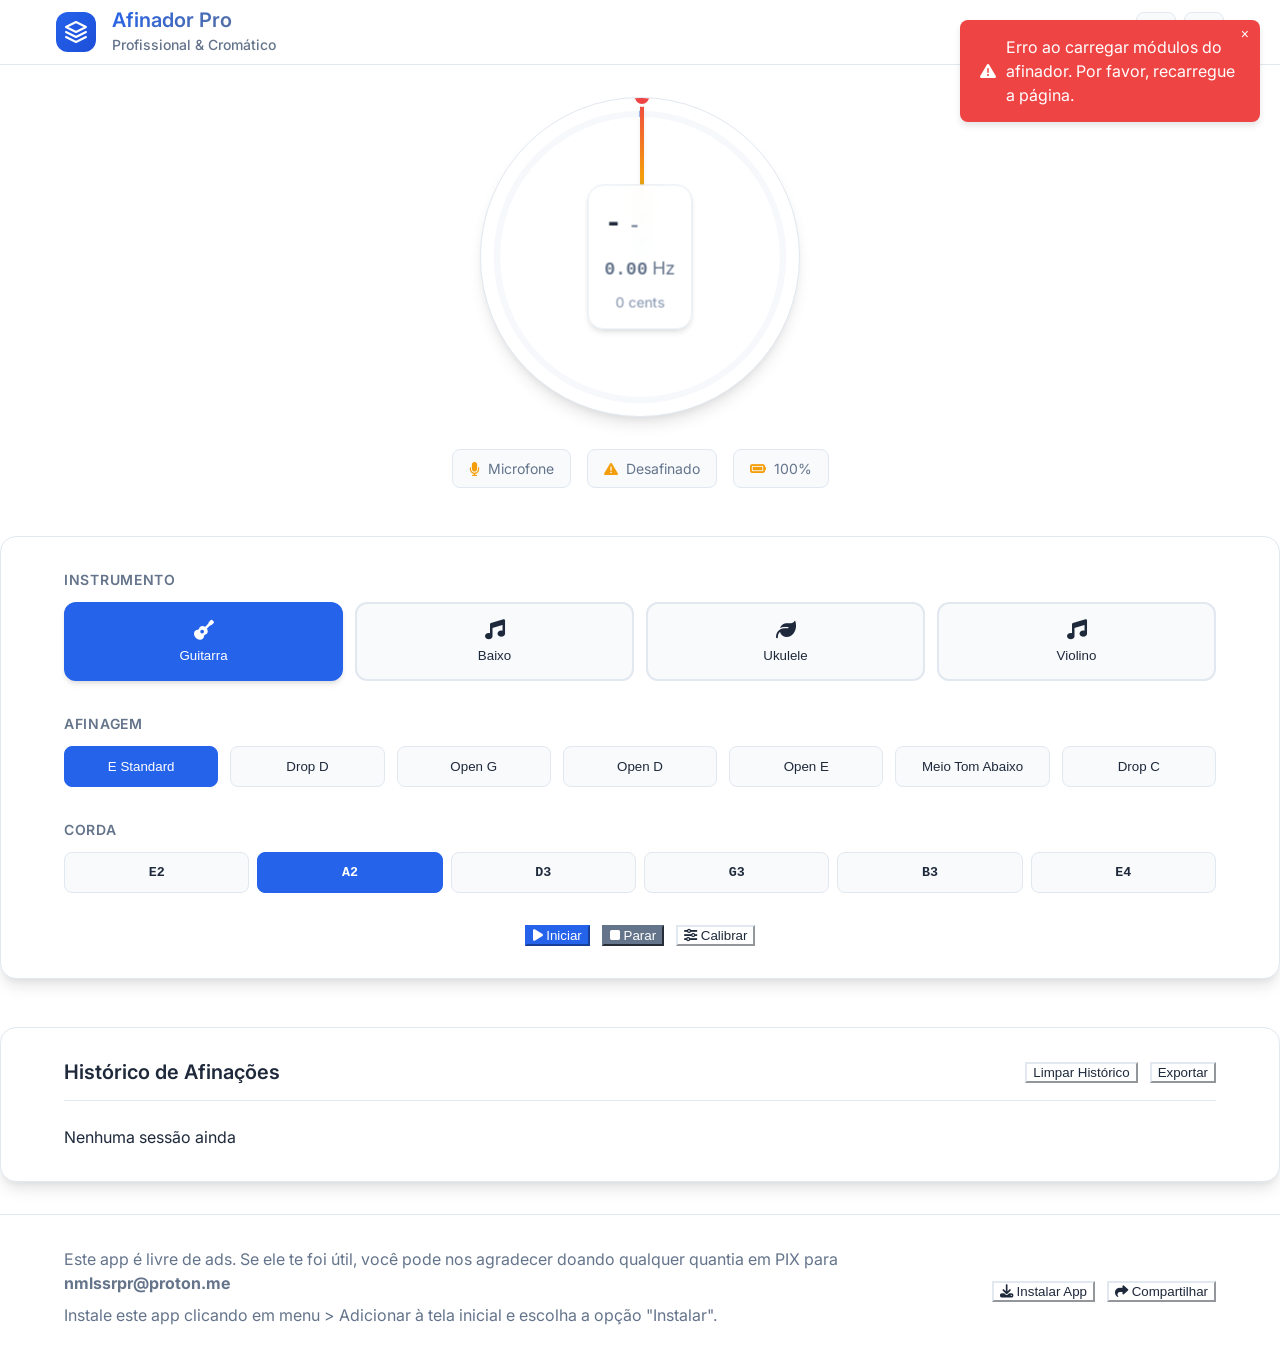
<file: index.html>
<!DOCTYPE html>
<html lang="pt-BR">
<head>
    <meta charset="UTF-8">
    <meta name="viewport" content="width=device-width, initial-scale=1.0, maximum-scale=1.0, user-scalable=no">
    <title>Afinador Profissional</title>
    <meta name="description" content="Afinador cromático profissional com detecção automática de notas, modos de instrumento e calibração avançada">
    <meta name="theme-color" content="#2563eb">
    <meta name="apple-mobile-web-app-capable" content="yes">
    <meta name="apple-mobile-web-app-status-bar-style" content="default">
    <meta name="apple-mobile-web-app-title" content="Afinador Pro">
    <meta name="msapplication-TileColor" content="#2563eb">
    
    <!-- PWA Manifest -->
    <link rel="manifest" href="manifest.json">
    <!-- Ícones fallback - usar emoji se arquivos não existirem -->
    <link rel="icon" href="data:image/svg+xml,<svg xmlns=%22http://www.w3.org/2000/svg%22 viewBox=%220 0 100 100%22><text y=%22.9em%22 font-size=%2290%22>🎸</text></svg>">
    
    <!-- CSS -->
    <link rel="stylesheet" href="css/styles.css">
    <link rel="stylesheet" href="css/themes.css">
    <link rel="stylesheet" href="css/animations.css">
    
    <!-- Fonts -->
    <link rel="preconnect" href="https://fonts.googleapis.com">
    <link rel="preconnect" href="https://fonts.gstatic.com" crossorigin>
    <link href="https://fonts.googleapis.com/css2?family=Inter:wght@300;400;500;600;700&display=swap" rel="stylesheet">
    
    <!-- Icons -->
    <link rel="stylesheet" href="https://cdnjs.cloudflare.com/ajax/libs/font-awesome/6.4.0/css/all.min.css">
</head>
<body>
    <!-- Header -->
    <header class="header">
        <div class="container">
            <div class="brand">
                <div class="logo">
                    <svg width="32" height="32" viewBox="0 0 24 24" fill="none">
                        <path d="M12 2L2 7L12 12L22 7L12 2Z" stroke="currentColor" stroke-width="2" stroke-linejoin="round"/>
                        <path d="M2 17L12 22L22 17" stroke="currentColor" stroke-width="2" stroke-linecap="round" stroke-linejoin="round"/>
                        <path d="M2 12L12 17L22 12" stroke="currentColor" stroke-width="2" stroke-linecap="round" stroke-linejoin="round"/>
                    </svg>
                </div>
                <div class="brand-text">
                    <h1>Afinador Pro</h1>
                    <span class="subtitle">Profissional & Cromático</span>
                </div>
            </div>
            
            <div class="header-actions">
                <button class="btn-icon theme-toggle" id="theme-toggle" title="Alternar Tema">
                    <i class="fas fa-moon"></i>
                </button>
                <button class="btn-icon settings-toggle" id="settings-toggle" title="Configurações">
                    <i class="fas fa-cog"></i>
                </button>
            </div>
        </div>
    </header>

    <!-- Main Content -->
    <main class="main">
        <!-- Tuner Display -->
        <div class="tuner-section">
            <div class="tuner-container">
                <!-- Central Tuner -->
                <div class="tuner-display" id="tuner-display">
                    <div class="tuner-bg">
                        <svg class="tuner-gauge" viewBox="0 0 400 400">
                            <circle class="gauge-track" cx="200" cy="200" r="180" fill="none" stroke="var(--color-border)" stroke-width="8"></circle>
                            <circle class="gauge-progress" cx="200" cy="200" r="180" fill="none" stroke="var(--color-primary)" stroke-width="8" stroke-dasharray="1130" stroke-dashoffset="1130"></circle>
                        </svg>
                    </div>
                    
                    <!-- Needle -->
                    <div class="needle-container">
                        <div class="needle" id="needle">
                            <div class="needle-tip"></div>
                        </div>
                    </div>
                    
                    <!-- Center Info -->
                    <div class="tuner-center">
                        <div class="note-display" id="note-display">
                            <span class="note-name" id="note-name">-</span>
                            <span class="note-octave" id="note-octave">-</span>
                        </div>
                        <div class="frequency-display" id="frequency-display">
                            <span class="freq-value" id="frequency-value">0.00</span>
                            <span class="freq-unit">Hz</span>
                        </div>
                        <div class="cents-display" id="cents-display">
                            <span class="cents-value" id="cents-value">0</span>
                            <span class="cents-unit">cents</span>
                        </div>
                    </div>
                </div>

                <!-- Status Indicators -->
                <div class="status-indicators">
                    <div class="status-item" id="status-microphone">
                        <i class="fas fa-microphone"></i>
                        <span>Microfone</span>
                    </div>
                    <div class="status-item" id="status-detuning">
                        <i class="fas fa-exclamation-triangle"></i>
                        <span>Desafinado</span>
                    </div>
                    <div class="status-item" id="status-battery">
                        <i class="fas fa-battery-full"></i>
                        <span>100%</span>
                    </div>
                </div>
            </div>
        </div>

        <!-- Controls -->
        <div class="controls-section">
            <div class="container">
                <!-- Instrument Selector -->
                <div class="control-group">
                    <label class="control-label">Instrumento</label>
                    <div class="instrument-selector" id="instrument-selector">
                        <button class="instrument-btn active" data-instrument="guitar" data-tuning="standard">
                            <i class="fas fa-guitar"></i>
                            <span>Guitarra</span>
                        </button>
                        <button class="instrument-btn" data-instrument="bass" data-tuning="standard">
                            <i class="fas fa-music"></i>
                            <span>Baixo</span>
                        </button>
                        <button class="instrument-btn" data-instrument="ukulele" data-tuning="standard">
                            <i class="fas fa-leaf"></i>
                            <span>Ukulele</span>
                        </button>
                        <button class="instrument-btn" data-instrument="violin" data-tuning="standard">
                            <i class="fas fa-music"></i>
                            <span>Violino</span>
                        </button>
                    </div>
                </div>

                <!-- Tuning Presets -->
                <div class="control-group">
                    <label class="control-label">Afinagem</label>
                    <div class="tuning-selector" id="tuning-selector">
                        <!-- Será preenchido dinamicamente -->
                    </div>
                </div>

                <!-- String Selector -->
                <div class="control-group">
                    <label class="control-label">Corda</label>
                    <div class="string-selector" id="string-selector">
                        <!-- Será preenchido dinamicamente -->
                    </div>
                </div>

                <!-- Main Controls -->
                <div class="control-group">
                    <div class="main-controls">
                        <button class="btn-primary" id="start-btn">
                            <i class="fas fa-play"></i>
                            <span>Iniciar</span>
                        </button>
                        <button class="btn-secondary" id="stop-btn" disabled>
                            <i class="fas fa-stop"></i>
                            <span>Parar</span>
                        </button>
                        <button class="btn-ghost" id="calibrate-btn">
                            <i class="fas fa-sliders-h"></i>
                            <span>Calibrar</span>
                        </button>
                    </div>
                </div>
            </div>
        </div>

        <!-- Advanced Controls (Settings) -->
        <div class="settings-panel" id="settings-panel">
            <div class="container">
                <div class="settings-header">
                    <h3>Configurações Avançadas</h3>
                    <button class="btn-icon close-settings" id="close-settings">
                        <i class="fas fa-times"></i>
                    </button>
                </div>
                
                <div class="settings-grid">
                    <!-- Audio Settings -->
                    <div class="settings-card">
                        <h4>Áudio</h4>
                        <div class="setting-item">
                            <label>Sensibilidade</label>
                            <input type="range" id="sensitivity" min="0.1" max="0.9" step="0.1" value="0.3">
                            <span class="setting-value" id="sensitivity-value">30%</span>
                        </div>
                        <div class="setting-item">
                            <label>Detecção Automática</label>
                            <label class="switch">
                                <input type="checkbox" id="auto-detect" checked>
                                <span class="slider"></span>
                            </label>
                        </div>
                        <div class="setting-item">
                            <label>Feedback Sonoro</label>
                            <label class="switch">
                                <input type="checkbox" id="audio-feedback" checked>
                                <span class="slider"></span>
                            </label>
                        </div>
                        <div class="setting-item">
                            <label>Feedback Tátil</label>
                            <label class="switch">
                                <input type="checkbox" id="haptic-feedback" checked>
                                <span class="slider"></span>
                            </label>
                        </div>
                    </div>

                    <!-- Display Settings -->
                    <div class="settings-card">
                        <h4>Visual</h4>
                        <div class="setting-item">
                            <label>Calibração A440</label>
                            <input type="range" id="calibration" min="430" max="450" step="1" value="440">
                            <span class="setting-value" id="calibration-value">440 Hz</span>
                        </div>
                        <div class="setting-item">
                            <label>Modo Escuro</label>
                            <label class="switch">
                                <input type="checkbox" id="dark-mode">
                                <span class="slider"></span>
                            </label>
                        </div>
                        <div class="setting-item">
                            <label>Animações</label>
                            <label class="switch">
                                <input type="checkbox" id="animations" checked>
                                <span class="slider"></span>
                            </label>
                        </div>
                    </div>

                    <!-- Advanced Settings -->
                    <div class="settings-card">
                        <h4>Avançado</h4>
                        <div class="setting-item">
                            <label>Modo Cromático</label>
                            <label class="switch">
                                <input type="checkbox" id="chromatic-mode">
                                <span class="slider"></span>
                            </label>
                        </div>
                        <div class="setting-item">
                            <label>Detecção de Batidas</label>
                            <label class="switch">
                                <input type="checkbox" id="beat-detection" checked>
                                <span class="slider"></span>
                            </label>
                        </div>
                        <div class="setting-item">
                            <label>Salvar Configurações</label>
                            <button class="btn-ghost" id="save-settings">Salvar</button>
                        </div>
                    </div>
                </div>
            </div>
        </div>

        <!-- History Section -->
        <div class="history-section">
            <div class="container">
                <div class="section-header">
                    <h3>Histórico de Afinações</h3>
                    <div class="history-actions">
                        <button class="btn-ghost" id="clear-history">Limpar Histórico</button>
                        <button class="btn-ghost" id="export-history">Exportar</button>
                    </div>
                </div>
                <div class="history-list" id="history-list">
                    <!-- Histórico será preenchido dinamicamente -->
                </div>
            </div>
        </div>
    </main>

    <!-- Footer -->
    <footer class="footer">
        <div class="container">
            <div class="footer-content">
                <div class="footer-info">
                    <p>Este app é livre de ads. Se ele te foi útil, você pode nos agradecer doando qualquer quantia em PIX para <strong>nmlssrpr@proton.me</strong></p>
                    <p>Instale este app clicando em menu > Adicionar à tela inicial e escolha a opção "Instalar".</p>
                </div>
                <div class="footer-actions">
                    <button class="btn-ghost" id="install-btn">
                        <i class="fas fa-download"></i>
                        Instalar App
                    </button>
                    <button class="btn-ghost" id="share-btn">
                        <i class="fas fa-share"></i>
                        Compartilhar
                    </button>
                </div>
            </div>
        </div>
    </footer>

    <!-- Toast Container -->
    <div class="toast-container" id="toast-container"></div>

    <!-- Loading Overlay -->
    <div class="loading-overlay" id="loading-overlay">
        <div class="loading-spinner"></div>
        <p>Iniciando afinador...</p>
    </div>

    <!-- Scripts -->
    <script src="js/utils.js"></script>
    <script src="js/storage.js"></script>
    <script src="js/tuner.js"></script>
    <script src="js/ui.js"></script>
    <script src="js/app.js"></script>
    <script src="init.js"></script>

    <!-- Service Worker Registration -->
    <script>
        if ('serviceWorker' in navigator) {
            window.addEventListener('load', () => {
                navigator.serviceWorker.register('service-worker.js')
                    .then((reg) => console.log('Service worker registrado.', reg))
                    .catch((err) => console.log('Service worker registration failed:', err));
            });
        }
    </script>
</body>
</html>
</file>
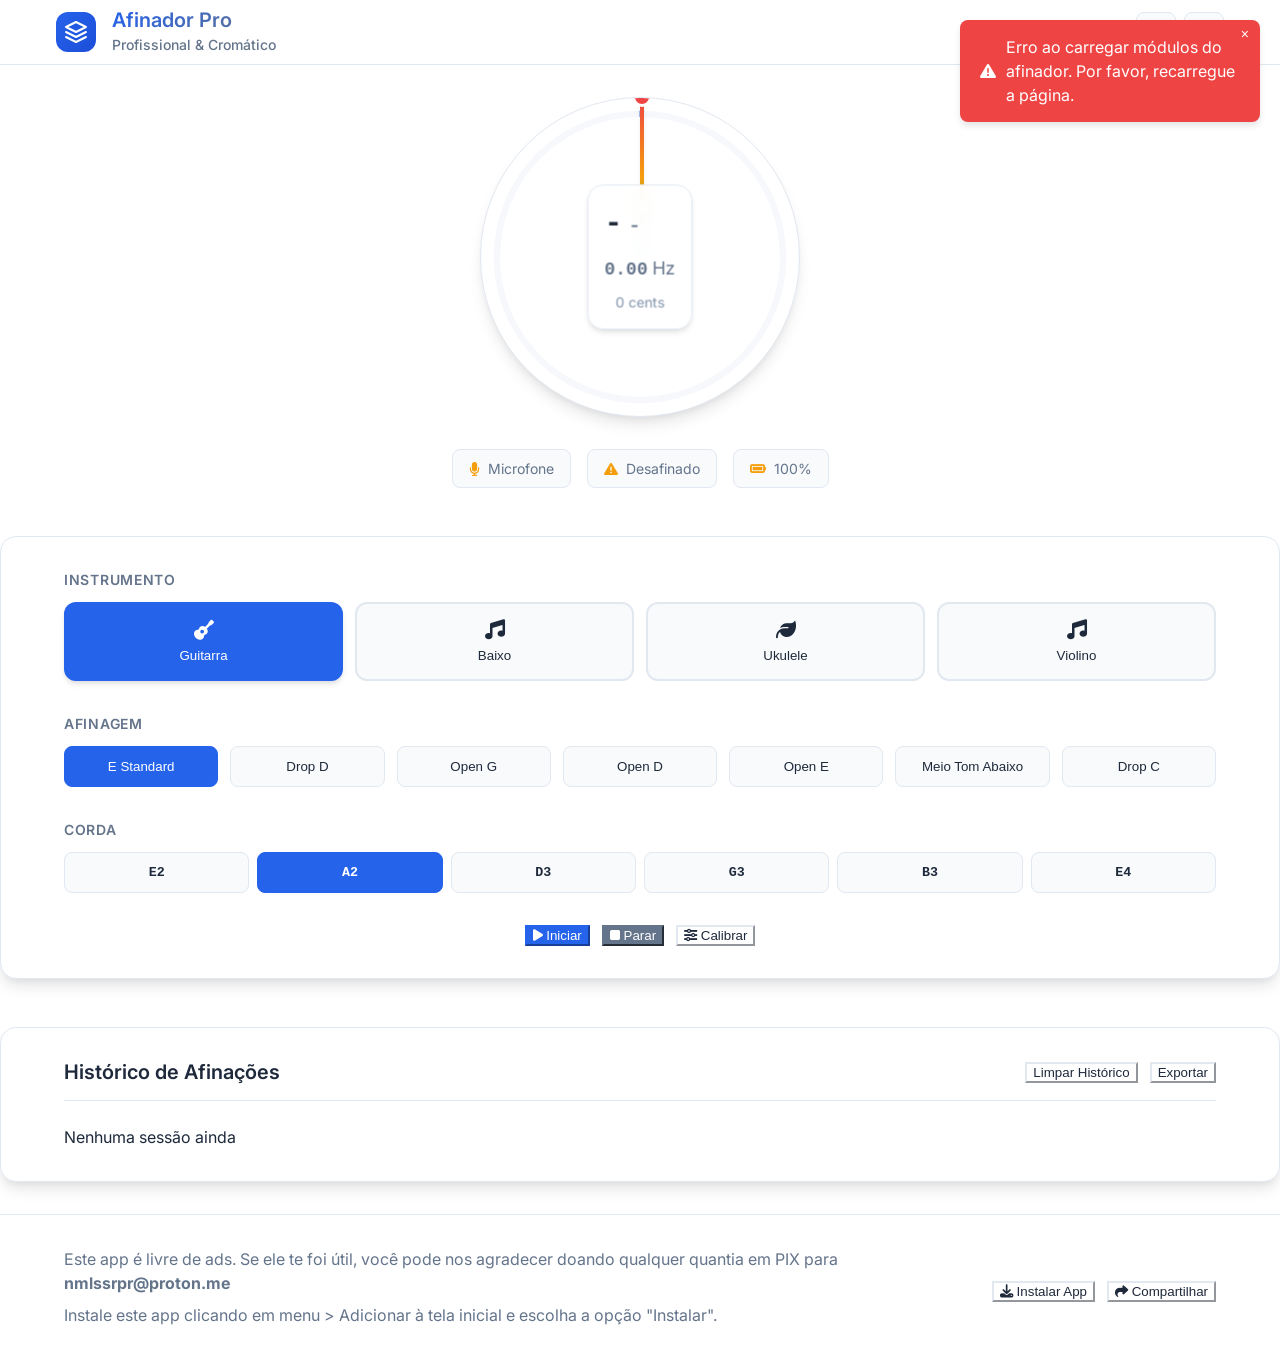
<file: launcher.html>
<!DOCTYPE html>
<html lang="pt-BR">
<head>
    <meta charset="UTF-8">
    <meta name="viewport" content="width=device-width, initial-scale=1.0">
    <title>Afinador Pro - Launcher</title>
    <style>
        body {
            font-family: 'Segoe UI', Tahoma, Geneva, Verdana, sans-serif;
            background: linear-gradient(135deg, #667eea 0%, #764ba2 100%);
            margin: 0;
            padding: 0;
            min-height: 100vh;
            display: flex;
            align-items: center;
            justify-content: center;
        }
        
        .container {
            background: white;
            padding: 40px;
            border-radius: 16px;
            box-shadow: 0 10px 30px rgba(0,0,0,0.3);
            text-align: center;
            max-width: 500px;
            width: 90%;
        }
        
        h1 {
            color: #2c3e50;
            margin-top: 0;
            font-size: 28px;
        }
        
        .warning {
            background: #fff3cd;
            border: 1px solid #ffeaa7;
            color: #856404;
            padding: 15px;
            border-radius: 8px;
            margin: 20px 0;
            text-align: left;
        }
        
        .error-icon {
            font-size: 48px;
            color: #e74c3c;
            margin-bottom: 10px;
        }
        
        .success-icon {
            font-size: 48px;
            color: #27ae60;
            margin-bottom: 10px;
        }
        
        button {
            background: #3498db;
            color: white;
            border: none;
            padding: 15px 30px;
            font-size: 18px;
            border-radius: 8px;
            cursor: pointer;
            transition: background 0.3s;
            margin: 10px;
        }
        
        button:hover {
            background: #2980b9;
        }
        
        button.secondary {
            background: #95a5a6;
        }
        
        button.secondary:hover {
            background: #7f8c8d;
        }
        
        .code-box {
            background: #2c3e50;
            color: #ecf0f1;
            padding: 15px;
            border-radius: 8px;
            font-family: 'Courier New', monospace;
            font-size: 14px;
            margin: 15px 0;
            text-align: left;
        }
        
        .step {
            margin: 10px 0;
            padding: 10px;
            background: #f8f9fa;
            border-radius: 6px;
            border-left: 4px solid #3498db;
        }
    </style>
</head>
<body>
    <div class="container">
        <div class="error-icon">⚠️</div>
        <h1>Problema Detectado!</h1>
        
        <div class="warning">
            <strong>Erro de CORS:</strong> Você está abrindo o arquivo localmente (file://)<br>
            Isso impede o funcionamento correto do afinador e causa erros de dependência.
        </div>
        
        <div class="step">
            <strong>Passo 1:</strong> Abra o terminal (Command Prompt ou PowerShell)
        </div>
        
        <div class="step">
            <strong>Passo 2:</strong> Navegue até a pasta do projeto:
            <div class="code-box">cd "D:\Python Projects\guitar-tuner\guitar-tuner"</div>
        </div>
        
        <div class="step">
            <strong>Passo 3:</strong> Inicie o servidor local:
            <div class="code-box">python server.py</div>
        </div>
        
        <div class="step">
            <strong>Passo 4:</strong> Abra o navegador e acesse:
            <div class="code-box">http://localhost:8000/index.html</div>
        </div>
        
        <button onclick="openTerminal()">Abrir Terminal (Windows)</button>
        <button class="secondary" onclick="window.open('quick-start.html', '_blank')">Ver Guia Completo</button>
        
        <div style="margin-top: 20px; color: #7f8c8d; font-size: 14px;">
            <p>⚠️ <strong>Importante:</strong> Não abra o index.html diretamente</p>
            <p>Use sempre o servidor local para evitar problemas!</p>
        </div>
    </div>

    <script>
        // Verifica se está abrindo localmente
        if (window.location.protocol !== 'file:') {
            // Já está usando servidor, redireciona para o afinador
            window.location.href = 'index.html';
        }
        
        function openTerminal() {
            if (confirm('Isso abrirá o terminal na pasta do projeto.\n\nCertifique-se de ter Python instalado.\n\nDeseja continuar?')) {
                try {
                    // Tenta abrir o terminal via ActiveXObject (Windows)
                    const shell = new ActiveXObject("WScript.Shell");
                    shell.Run("cmd.exe /K cd \"D:\\Python Projects\\guitar-tuner\\guitar-tuner\" && python server.py");
                } catch (e) {
                    alert('Não foi possível abrir o terminal automaticamente.\n\nPor favor, siga os passos manualmente:\n\n1. Abra o terminal\n2. Navegue até: D:\\Python Projects\\guitar-tuner\\guitar-tuner\n3. Execute: python server.py');
                }
            }
        }
        
        // Se estiver no Chrome/Edge, oferece ajuda extra
        if (navigator.userAgent.includes('Chrome') || navigator.userAgent.includes('Edge')) {
            document.addEventListener('DOMContentLoaded', () => {
                const helpBtn = document.createElement('button');
                helpBtn.className = 'secondary';
                helpBtn.textContent = 'Ajuda Visual';
                helpBtn.onclick = () => {
                    alert('Para usar o afinador corretamente:\n\n1. Feche esta janela\n2. Abra o terminal (cmd)\n3. Navegue até a pasta do projeto\n4. Execute: python server.py\n5. Abra: http://localhost:8000/index.html\n\nIsso resolverá todos os problemas de CORS e dependência!');
                };
                document.querySelector('.container').appendChild(helpBtn);
            });
        }
    </script>
</body>
</html>
</file>
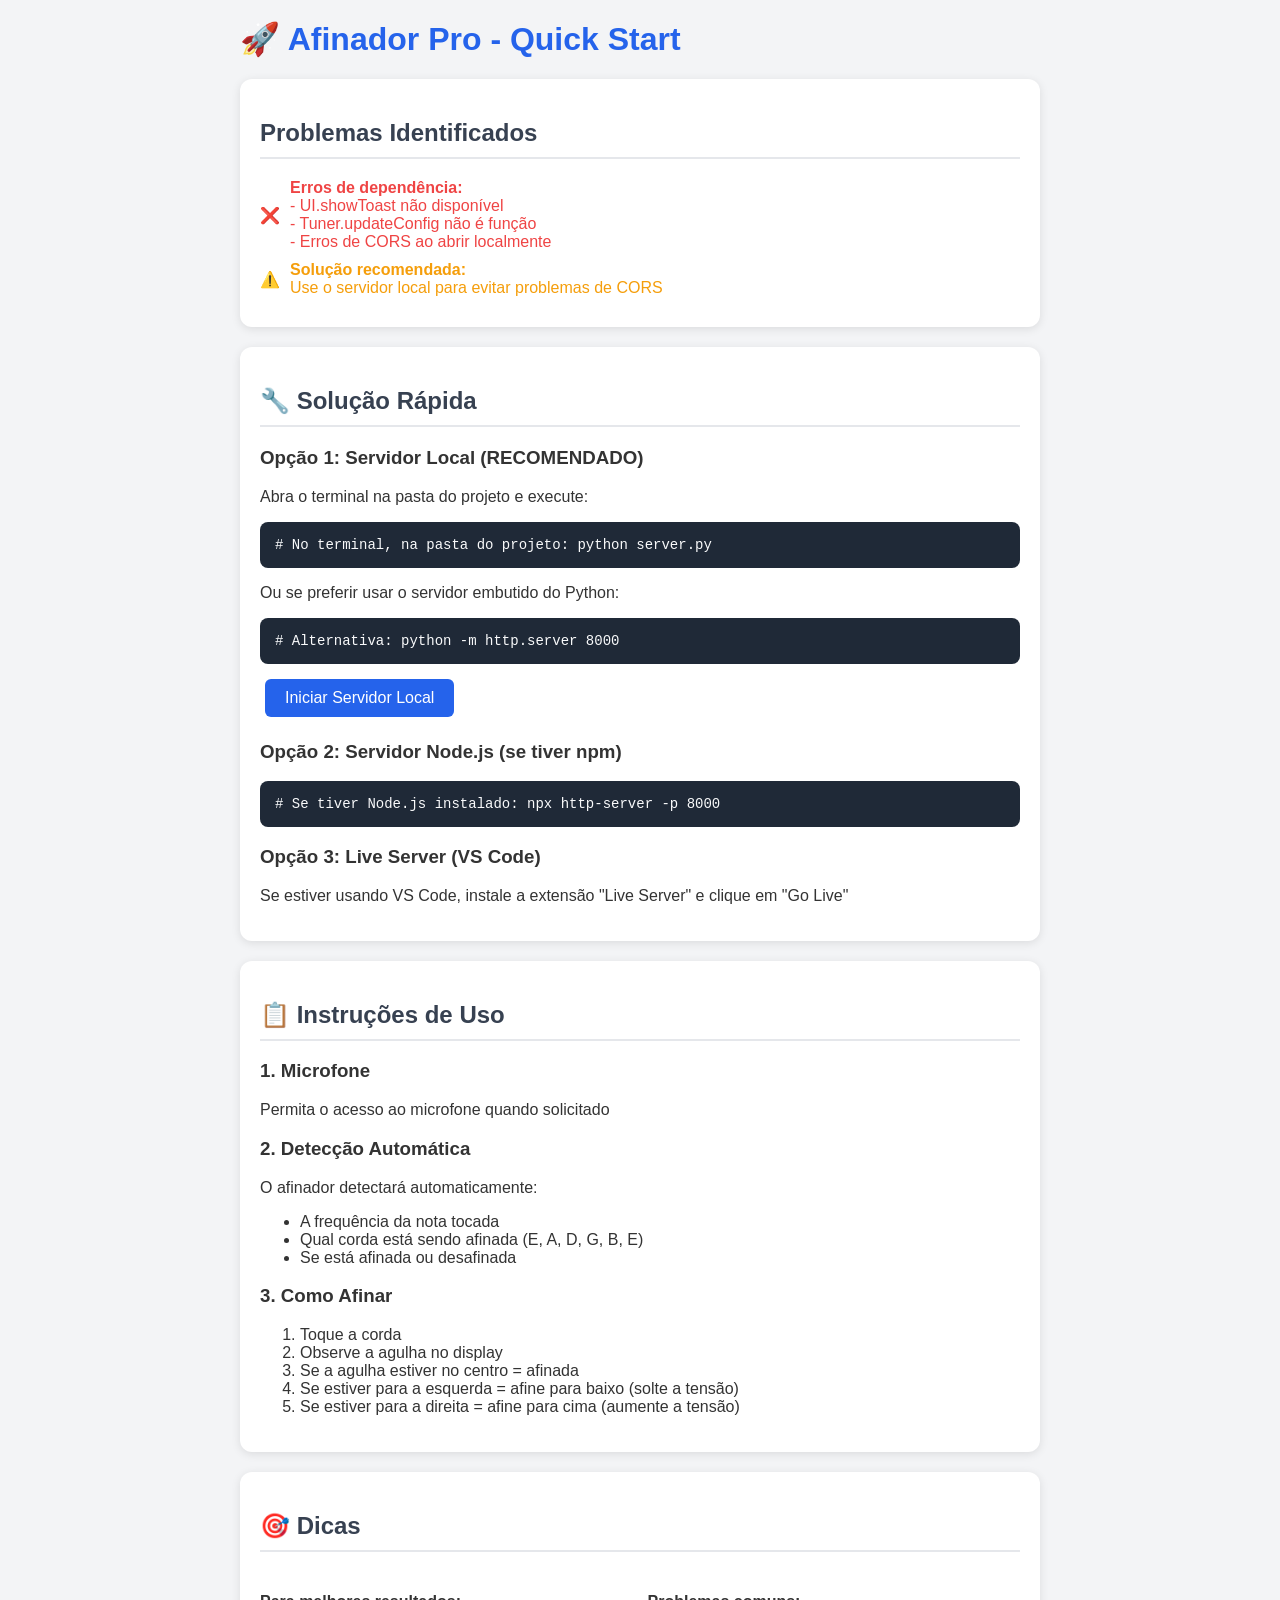
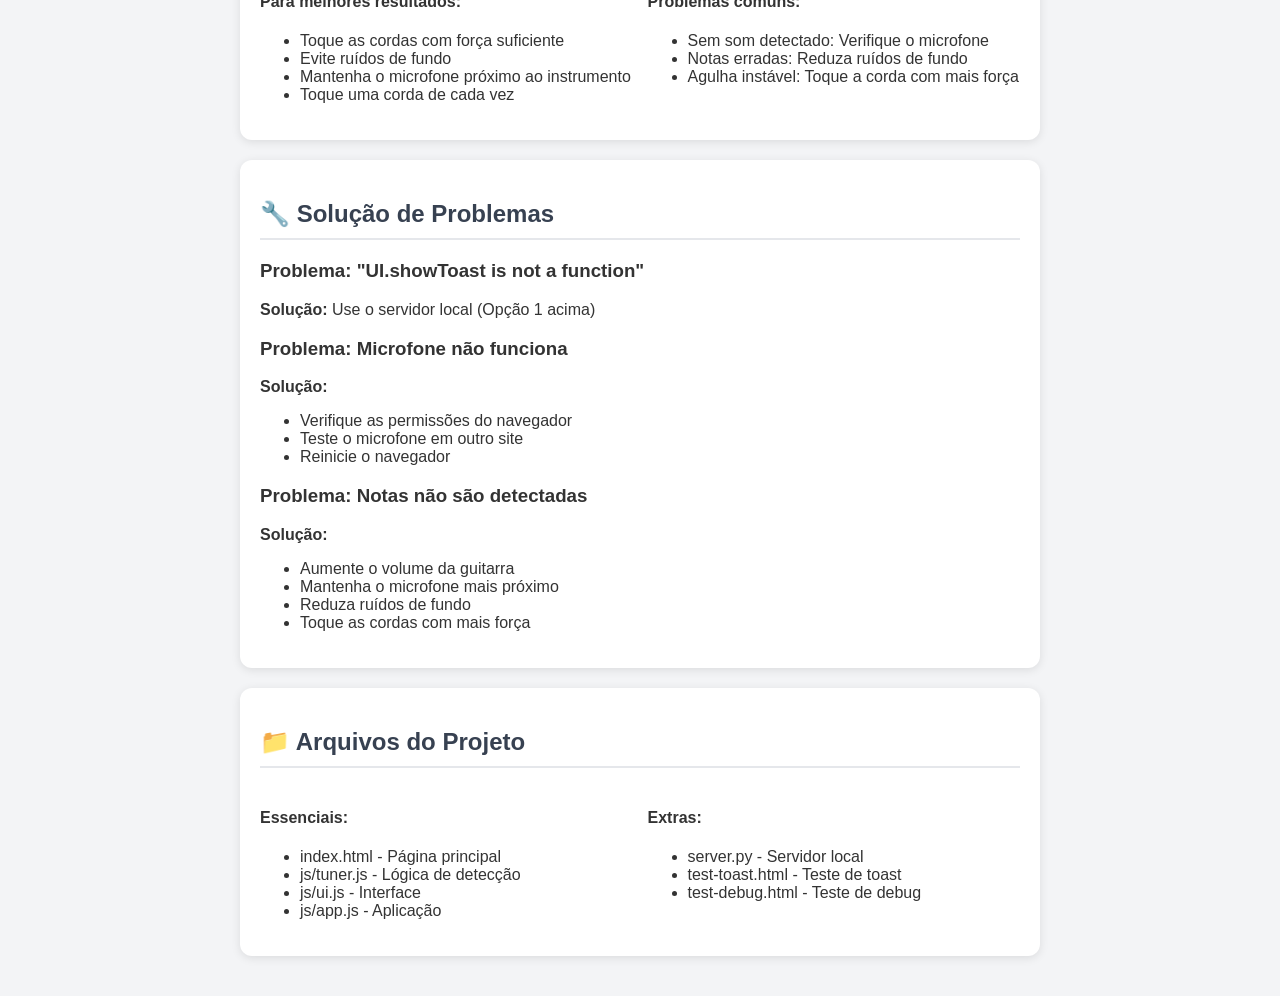
<file: quick-start.html>
<!DOCTYPE html>
<html lang="pt-BR">
<head>
    <meta charset="UTF-8">
    <meta name="viewport" content="width=device-width, initial-scale=1.0">
    <title>Afinador Pro - Quick Start</title>
    <style>
        body {
            font-family: 'Inter', Arial, sans-serif;
            max-width: 800px;
            margin: 0 auto;
            padding: 20px;
            background: #f3f4f6;
            color: #333;
        }
        
        .card {
            background: white;
            padding: 20px;
            border-radius: 12px;
            box-shadow: 0 2px 10px rgba(0,0,0,0.1);
            margin-bottom: 20px;
        }
        
        h1 { color: #2563eb; margin-top: 0; }
        h2 { color: #374151; border-bottom: 2px solid #e5e7eb; padding-bottom: 10px; }
        
        .status {
            display: flex;
            align-items: center;
            gap: 10px;
            margin: 10px 0;
            font-weight: 500;
        }
        
        .status.ok { color: #10b981; }
        .status.error { color: #ef4444; }
        .status.warn { color: #f59e0b; }
        
        button {
            background: #2563eb;
            color: white;
            border: none;
            padding: 10px 20px;
            border-radius: 6px;
            cursor: pointer;
            font-size: 16px;
            margin: 5px;
        }
        
        button:hover { background: #1d4ed8; }
        
        .code {
            background: #1f2937;
            color: #f9fafb;
            padding: 15px;
            border-radius: 8px;
            font-family: 'Courier New', monospace;
            font-size: 14px;
            overflow-x: auto;
            margin: 10px 0;
        }
        
        .grid {
            display: grid;
            grid-template-columns: 1fr 1fr;
            gap: 15px;
        }
        
        @media (max-width: 600px) {
            .grid { grid-template-columns: 1fr; }
        }
    </style>
</head>
<body>
    <h1>🚀 Afinador Pro - Quick Start</h1>
    
    <div class="card">
        <h2>Problemas Identificados</h2>
        <div class="status error">
            <span>❌</span>
            <div>
                <strong>Erros de dependência:</strong><br>
                - UI.showToast não disponível<br>
                - Tuner.updateConfig não é função<br>
                - Erros de CORS ao abrir localmente
            </div>
        </div>
        
        <div class="status warn">
            <span>⚠️</span>
            <div>
                <strong>Solução recomendada:</strong><br>
                Use o servidor local para evitar problemas de CORS
            </div>
        </div>
    </div>
    
    <div class="card">
        <h2>🔧 Solução Rápida</h2>
        
        <h3>Opção 1: Servidor Local (RECOMENDADO)</h3>
        <p>Abra o terminal na pasta do projeto e execute:</p>
        <div class="code">
            # No terminal, na pasta do projeto:
            python server.py
        </div>
        <p>Ou se preferir usar o servidor embutido do Python:</p>
        <div class="code">
            # Alternativa:
            python -m http.server 8000
        </div>
        <button onclick="startLocalServer()">Iniciar Servidor Local</button>
        
        <h3>Opção 2: Servidor Node.js (se tiver npm)</h3>
        <div class="code">
            # Se tiver Node.js instalado:
            npx http-server -p 8000
        </div>
        
        <h3>Opção 3: Live Server (VS Code)</h3>
        <p>Se estiver usando VS Code, instale a extensão "Live Server" e clique em "Go Live"</p>
    </div>
    
    <div class="card">
        <h2>📋 Instruções de Uso</h2>
        
        <h3>1. Microfone</h3>
        <p>Permita o acesso ao microfone quando solicitado</p>
        
        <h3>2. Detecção Automática</h3>
        <p>O afinador detectará automaticamente:</p>
        <ul>
            <li>A frequência da nota tocada</li>
            <li>Qual corda está sendo afinada (E, A, D, G, B, E)</li>
            <li>Se está afinada ou desafinada</li>
        </ul>
        
        <h3>3. Como Afinar</h3>
        <ol>
            <li>Toque a corda</li>
            <li>Observe a agulha no display</li>
            <li>Se a agulha estiver no centro = afinada</li>
            <li>Se estiver para a esquerda = afine para baixo (solte a tensão)</li>
            <li>Se estiver para a direita = afine para cima (aumente a tensão)</li>
        </ol>
    </div>
    
    <div class="card">
        <h2>🎯 Dicas</h2>
        <div class="grid">
            <div>
                <h4>Para melhores resultados:</h4>
                <ul>
                    <li>Toque as cordas com força suficiente</li>
                    <li>Evite ruídos de fundo</li>
                    <li>Mantenha o microfone próximo ao instrumento</li>
                    <li>Toque uma corda de cada vez</li>
                </ul>
            </div>
            <div>
                <h4>Problemas comuns:</h4>
                <ul>
                    <li>Sem som detectado: Verifique o microfone</li>
                    <li>Notas erradas: Reduza ruídos de fundo</li>
                    <li>Agulha instável: Toque a corda com mais força</li>
                </ul>
            </div>
        </div>
    </div>
    
    <div class="card">
        <h2>🔧 Solução de Problemas</h2>
        
        <h3>Problema: "UI.showToast is not a function"</h3>
        <p><strong>Solução:</strong> Use o servidor local (Opção 1 acima)</p>
        
        <h3>Problema: Microfone não funciona</h3>
        <p><strong>Solução:</strong></p>
        <ul>
            <li>Verifique as permissões do navegador</li>
            <li>Teste o microfone em outro site</li>
            <li>Reinicie o navegador</li>
        </ul>
        
        <h3>Problema: Notas não são detectadas</h3>
        <p><strong>Solução:</strong></p>
        <ul>
            <li>Aumente o volume da guitarra</li>
            <li>Mantenha o microfone mais próximo</li>
            <li>Reduza ruídos de fundo</li>
            <li>Toque as cordas com mais força</li>
        </ul>
    </div>
    
    <div class="card">
        <h2>📁 Arquivos do Projeto</h2>
        <div class="grid">
            <div>
                <h4>Essenciais:</h4>
                <ul>
                    <li>index.html - Página principal</li>
                    <li>js/tuner.js - Lógica de detecção</li>
                    <li>js/ui.js - Interface</li>
                    <li>js/app.js - Aplicação</li>
                </ul>
            </div>
            <div>
                <h4>Extras:</h4>
                <ul>
                    <li>server.py - Servidor local</li>
                    <li>test-toast.html - Teste de toast</li>
                    <li>test-debug.html - Teste de debug</li>
                </ul>
            </div>
        </div>
    </div>

    <script>
        function startLocalServer() {
            alert('Para iniciar o servidor local:\n\n1. Abra o terminal\n2. Navegue até a pasta do projeto\n3. Execute: python server.py\n\nOu alternativamente: python -m http.server 8000');
        }
        
        // Verifica se está abrindo localmente (file://)
        if (window.location.protocol === 'file:') {
            document.addEventListener('DOMContentLoaded', () => {
                const warning = document.createElement('div');
                warning.className = 'card';
                warning.innerHTML = `
                    <div class="status warn">
                        <span>⚠️</span>
                        <div>
                            <strong>Atenção:</strong> Você está abrindo o arquivo localmente (file://)<br>
                            Isso pode causar problemas de CORS e dependências.<br>
                            <strong>Recomenda-se usar o servidor local.</strong>
                        </div>
                    </div>
                `;
                document.body.insertBefore(warning, document.body.firstChild);
            });
        }
    </script>
</body>
</html>
</file>
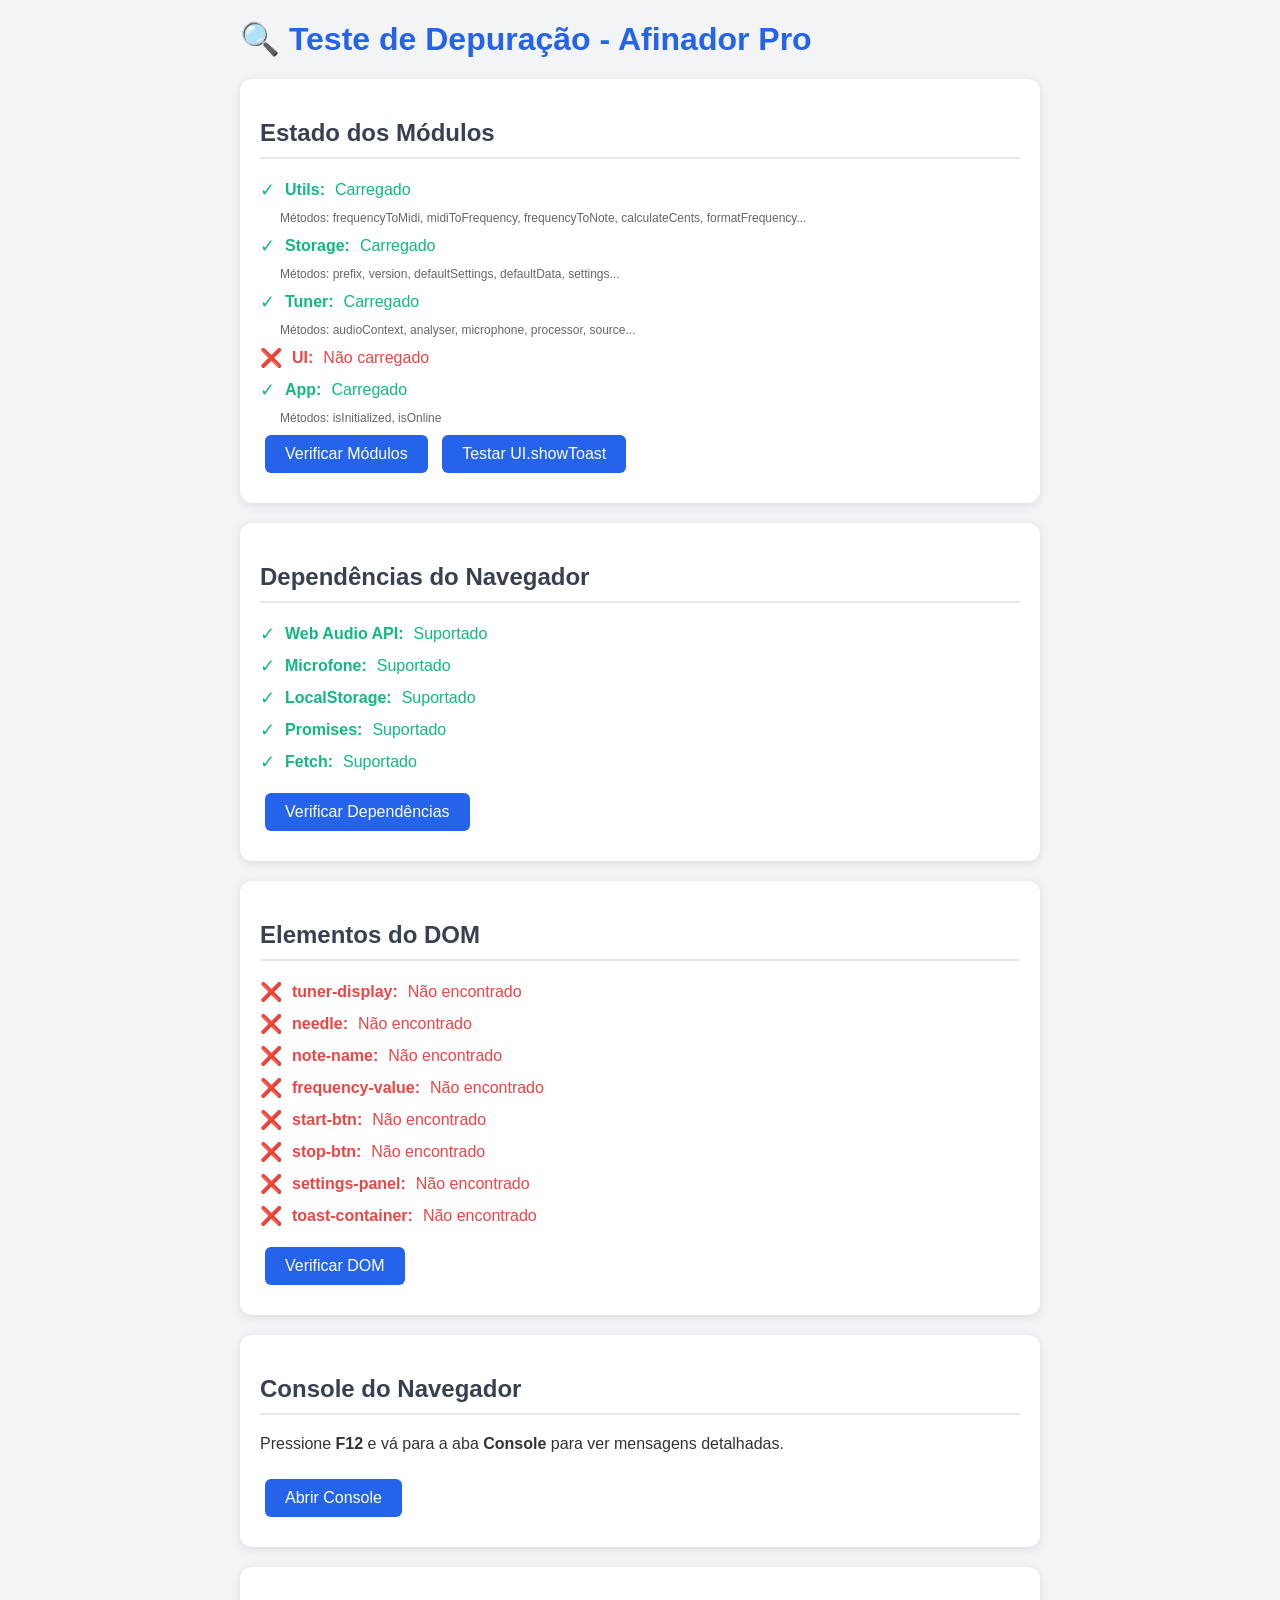
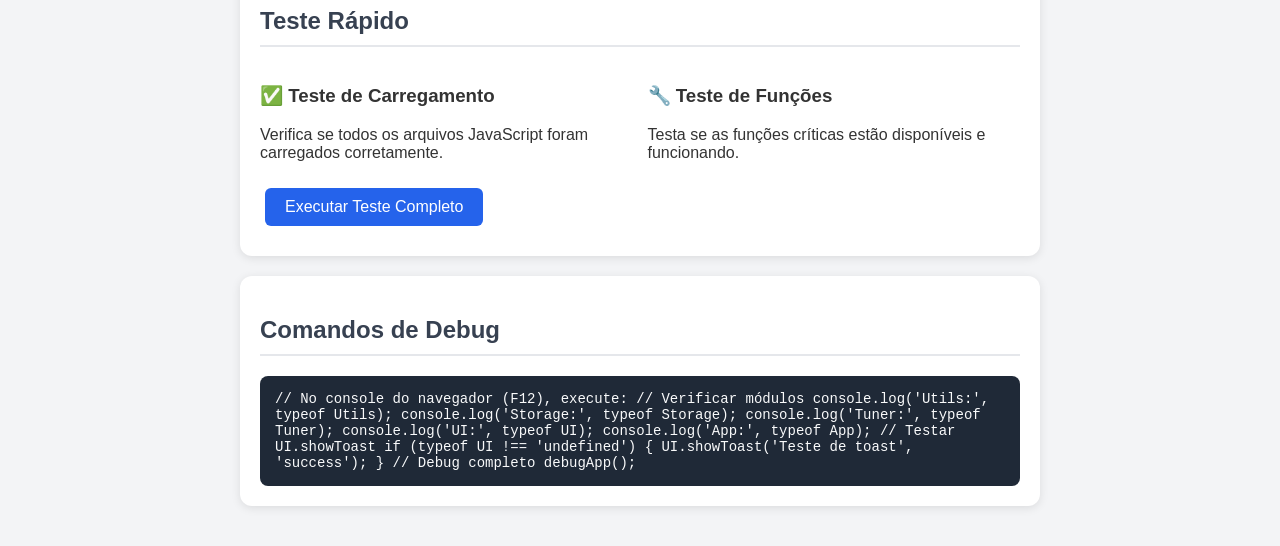
<file: test-debug.html>
<!DOCTYPE html>
<html lang="pt-BR">
<head>
    <meta charset="UTF-8">
    <meta name="viewport" content="width=device-width, initial-scale=1.0">
    <title>Teste de Depuração - Afinador Pro</title>
    <style>
        body {
            font-family: 'Inter', Arial, sans-serif;
            max-width: 800px;
            margin: 0 auto;
            padding: 20px;
            background: #f3f4f6;
            color: #333;
        }
        
        .card {
            background: white;
            padding: 20px;
            border-radius: 12px;
            box-shadow: 0 2px 10px rgba(0,0,0,0.1);
            margin-bottom: 20px;
        }
        
        h1 { color: #2563eb; margin-top: 0; }
        h2 { color: #374151; border-bottom: 2px solid #e5e7eb; padding-bottom: 10px; }
        
        .status {
            display: flex;
            align-items: center;
            gap: 10px;
            margin: 10px 0;
            font-weight: 500;
        }
        
        .status.ok { color: #10b981; }
        .status.error { color: #ef4444; }
        .status.warn { color: #f59e0b; }
        
        .icon { font-size: 18px; }
        .ok .icon { content: "✓"; }
        .error .icon { content: "❌"; }
        .warn .icon { content: "⚠️"; }
        
        button {
            background: #2563eb;
            color: white;
            border: none;
            padding: 10px 20px;
            border-radius: 6px;
            cursor: pointer;
            font-size: 16px;
            margin: 10px 5px;
        }
        
        button:hover { background: #1d4ed8; }
        
        .code {
            background: #1f2937;
            color: #f9fafb;
            padding: 15px;
            border-radius: 8px;
            font-family: 'Courier New', monospace;
            font-size: 14px;
            overflow-x: auto;
        }
        
        .grid {
            display: grid;
            grid-template-columns: 1fr 1fr;
            gap: 15px;
        }
        
        @media (max-width: 600px) {
            .grid { grid-template-columns: 1fr; }
        }
    </style>
</head>
<body>
    <h1>🔍 Teste de Depuração - Afinador Pro</h1>
    
    <div class="card">
        <h2>Estado dos Módulos</h2>
        <div id="modules-status"></div>
        <button onclick="checkModules()">Verificar Módulos</button>
        <button onclick="checkUI()">Testar UI.showToast</button>
    </div>
    
    <div class="card">
        <h2>Dependências do Navegador</h2>
        <div id="dependencies-status"></div>
        <button onclick="checkDependencies()">Verificar Dependências</button>
    </div>
    
    <div class="card">
        <h2>Elementos do DOM</h2>
        <div id="dom-status"></div>
        <button onclick="checkDOM()">Verificar DOM</button>
    </div>
    
    <div class="card">
        <h2>Console do Navegador</h2>
        <p>Pressione <strong>F12</strong> e vá para a aba <strong>Console</strong> para ver mensagens detalhadas.</p>
        <button onclick="openConsole()">Abrir Console</button>
    </div>
    
    <div class="card">
        <h2>Teste Rápido</h2>
        <div class="grid">
            <div>
                <h3>✅ Teste de Carregamento</h3>
                <p>Verifica se todos os arquivos JavaScript foram carregados corretamente.</p>
            </div>
            <div>
                <h3>🔧 Teste de Funções</h3>
                <p>Testa se as funções críticas estão disponíveis e funcionando.</p>
            </div>
        </div>
        <button onclick="runFullTest()">Executar Teste Completo</button>
    </div>
    
    <div class="card">
        <h2>Comandos de Debug</h2>
        <div class="code">
            // No console do navegador (F12), execute:
            
            // Verificar módulos
            console.log('Utils:', typeof Utils);
            console.log('Storage:', typeof Storage);
            console.log('Tuner:', typeof Tuner);
            console.log('UI:', typeof UI);
            console.log('App:', typeof App);
            
            // Testar UI.showToast
            if (typeof UI !== 'undefined') {
                UI.showToast('Teste de toast', 'success');
            }
            
            // Debug completo
            debugApp();
        </div>
    </div>

    <!-- Scripts do Afinador Pro -->
    <script src="js/utils.js"></script>
    <script src="js/storage.js"></script>
    <script src="js/tuner.js"></script>
    <script src="js/ui.js"></script>
    <script src="js/app.js"></script>

    <script>
        // Funções de teste
        function checkModules() {
            const modules = ['Utils', 'Storage', 'Tuner', 'UI', 'App'];
            const statusDiv = document.getElementById('modules-status');
            statusDiv.innerHTML = '';
            
            modules.forEach(name => {
                const exists = typeof window[name] !== 'undefined';
                const status = exists ? 'ok' : 'error';
                const icon = exists ? '✓' : '❌';
                const text = exists ? 'Carregado' : 'Não carregado';
                
                const div = document.createElement('div');
                div.className = `status ${status}`;
                div.innerHTML = `<span class="icon">${icon}</span> <strong>${name}:</strong> ${text}`;
                statusDiv.appendChild(div);
                
                if (exists) {
                    const methods = Object.keys(window[name]);
                    const methodsDiv = document.createElement('div');
                    methodsDiv.style.marginLeft = '20px';
                    methodsDiv.style.fontSize = '12px';
                    methodsDiv.style.color = '#666';
                    methodsDiv.textContent = `Métodos: ${methods.slice(0, 5).join(', ')}${methods.length > 5 ? '...' : ''}`;
                    statusDiv.appendChild(methodsDiv);
                }
            });
        }
        
        function checkUI() {
            const statusDiv = document.getElementById('modules-status');
            const div = document.createElement('div');
            div.className = 'status';
            
            if (typeof UI === 'undefined') {
                div.className += ' error';
                div.innerHTML = '<span class="icon">❌</span> <strong>UI:</strong> Não carregado';
            } else if (typeof UI.showToast !== 'function') {
                div.className += ' error';
                div.innerHTML = '<span class="icon">❌</span> <strong>UI.showToast:</strong> Não é uma função';
            } else {
                div.className += ' ok';
                div.innerHTML = '<span class="icon">✓</span> <strong>UI.showToast:</strong> Disponível';
                
                // Testa a função
                try {
                    UI.showToast('Teste de toast realizado com sucesso!', 'success');
                    div.innerHTML += ' - <em>Teste executado</em>';
                } catch (error) {
                    div.className = 'status error';
                    div.innerHTML = '<span class="icon">❌</span> <strong>UI.showToast:</strong> Erro ao executar: ' + error.message;
                }
            }
            
            statusDiv.appendChild(div);
        }
        
        function checkDependencies() {
            const deps = {
                'Web Audio API': typeof window.AudioContext !== 'undefined' || typeof window.webkitAudioContext !== 'undefined',
                'Microfone': typeof navigator.mediaDevices !== 'undefined' && typeof navigator.mediaDevices.getUserMedia !== 'undefined',
                'LocalStorage': (() => {
                    try {
                        const test = '__test__';
                        localStorage.setItem(test, test);
                        localStorage.removeItem(test);
                        return true;
                    } catch (e) {
                        return false;
                    }
                })(),
                'Promises': typeof Promise !== 'undefined',
                'Fetch': typeof fetch !== 'undefined'
            };
            
            const statusDiv = document.getElementById('dependencies-status');
            statusDiv.innerHTML = '';
            
            Object.entries(deps).forEach(([name, exists]) => {
                const status = exists ? 'ok' : 'error';
                const icon = exists ? '✓' : '❌';
                const text = exists ? 'Suportado' : 'Não suportado';
                
                const div = document.createElement('div');
                div.className = `status ${status}`;
                div.innerHTML = `<span class="icon">${icon}</span> <strong>${name}:</strong> ${text}`;
                statusDiv.appendChild(div);
            });
        }
        
        function checkDOM() {
            const elements = [
                'tuner-display', 'needle', 'note-name', 'frequency-value', 
                'start-btn', 'stop-btn', 'settings-panel', 'toast-container'
            ];
            
            const statusDiv = document.getElementById('dom-status');
            statusDiv.innerHTML = '';
            
            elements.forEach(id => {
                const element = document.getElementById(id);
                const exists = !!element;
                const status = exists ? 'ok' : 'error';
                const icon = exists ? '✓' : '❌';
                const text = exists ? 'Encontrado' : 'Não encontrado';
                
                const div = document.createElement('div');
                div.className = `status ${status}`;
                div.innerHTML = `<span class="icon">${icon}</span> <strong>${id}:</strong> ${text}`;
                statusDiv.appendChild(div);
            });
        }
        
        function openConsole() {
            // Abre o console (não funciona em todos os navegadores, mas tenta)
            console.log('Console aberto para depuração');
            alert('Pressione F12 para abrir o console do navegador e ver mensagens detalhadas.');
        }
        
        function runFullTest() {
            checkModules();
            checkDependencies();
            checkDOM();
            checkUI();
            
            // Mensagem final
            const allGood = typeof UI !== 'undefined' && typeof UI.showToast === 'function';
            const message = allGood 
                ? '✅ Todos os testes passaram! O afinador deve funcionar corretamente.'
                : '❌ Alguns testes falharam. Verifique os erros acima.';
            
            alert(message);
        }
        
        // Executa testes automáticos ao carregar
        window.addEventListener('load', () => {
            setTimeout(() => {
                checkModules();
                checkDependencies();
                checkDOM();
            }, 100);
        });
    </script>
</body>
</html>
</file>
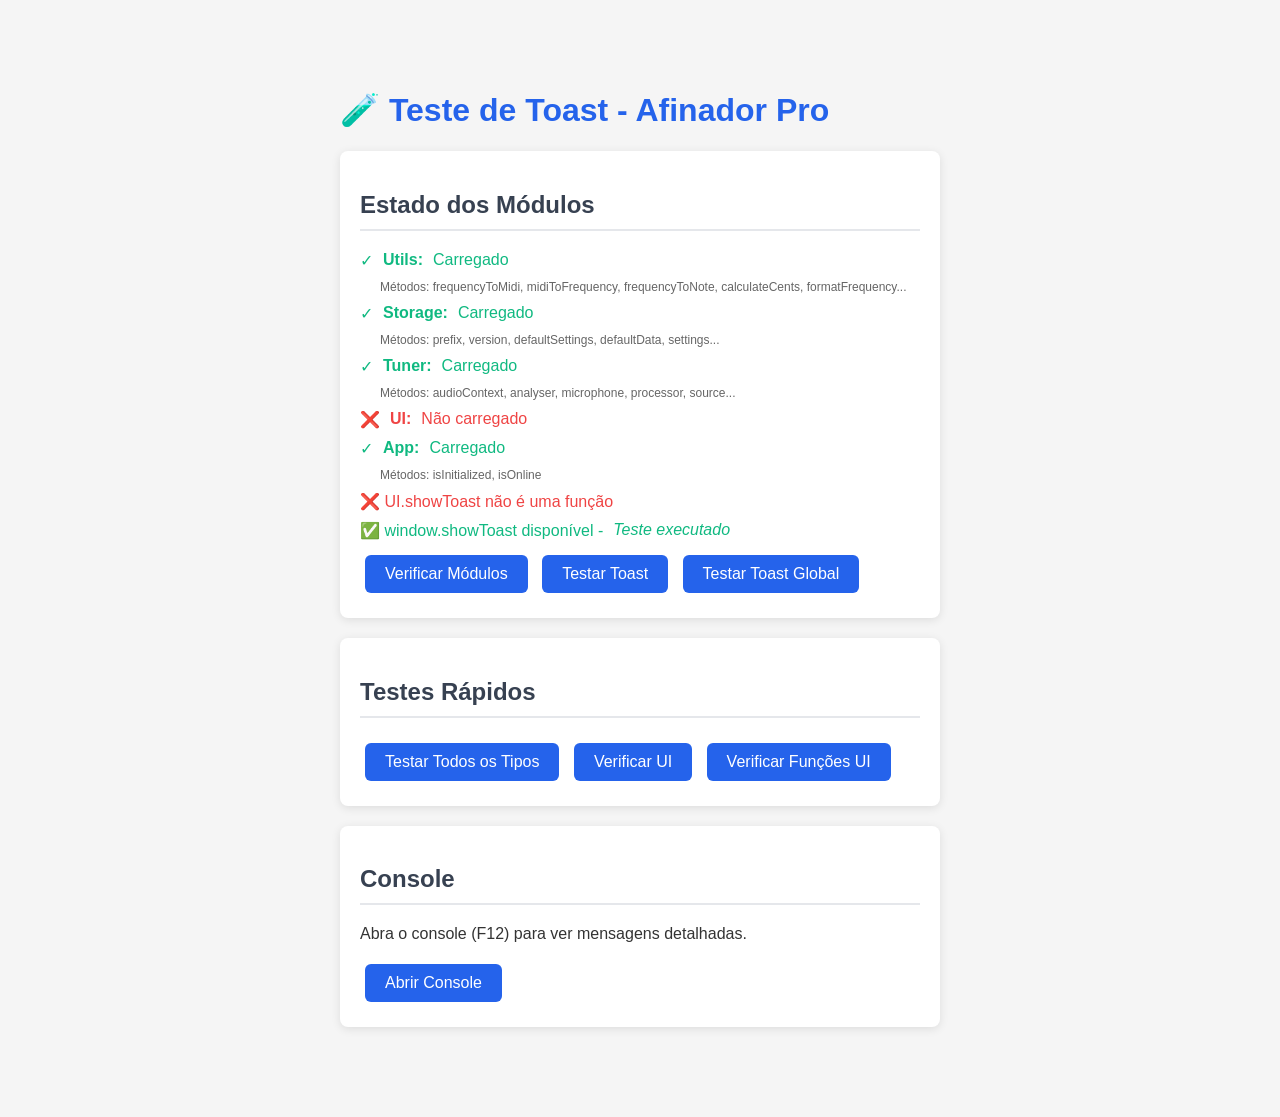
<file: test-toast.html>
<!DOCTYPE html>
<html lang="pt-BR">
<head>
    <meta charset="UTF-8">
    <meta name="viewport" content="width=device-width, initial-scale=1.0">
    <title>Teste de Toast - Afinador Pro</title>
    <style>
        body {
            font-family: Arial, sans-serif;
            max-width: 600px;
            margin: 50px auto;
            padding: 20px;
            background: #f5f5f5;
            color: #333;
        }
        
        .card {
            background: white;
            padding: 20px;
            border-radius: 8px;
            box-shadow: 0 2px 10px rgba(0,0,0,0.1);
            margin-bottom: 20px;
        }
        
        h1 { color: #2563eb; }
        h2 { color: #374151; border-bottom: 2px solid #e5e7eb; padding-bottom: 10px; }
        
        .status {
            display: flex;
            align-items: center;
            gap: 10px;
            margin: 10px 0;
            font-weight: 500;
        }
        
        .status.ok { color: #10b981; }
        .status.error { color: #ef4444; }
        
        button {
            background: #2563eb;
            color: white;
            border: none;
            padding: 10px 20px;
            border-radius: 6px;
            cursor: pointer;
            font-size: 16px;
            margin: 5px;
        }
        
        button:hover { background: #1d4ed8; }
        
        .toast-container {
            position: fixed;
            top: 20px;
            right: 20px;
            z-index: 1000;
        }
        
        .toast {
            background: #374151;
            color: white;
            padding: 15px 20px;
            border-radius: 8px;
            margin-bottom: 10px;
            box-shadow: 0 4px 6px rgba(0,0,0,0.1);
            transform: translateX(100%);
            transition: transform 0.3s ease-out;
        }
        
        .toast.show {
            transform: translateX(0);
        }
        
        .toast.success { background: #10b981; }
        .toast.error { background: #ef4444; }
        .toast.warning { background: #f59e0b; }
        .toast.info { background: #3b82f6; }
    </style>
</head>
<body>
    <h1>🧪 Teste de Toast - Afinador Pro</h1>
    
    <div class="card">
        <h2>Estado dos Módulos</h2>
        <div id="status"></div>
        <button onclick="checkModules()">Verificar Módulos</button>
        <button onclick="testToast()">Testar Toast</button>
        <button onclick="testGlobalToast()">Testar Toast Global</button>
    </div>
    
    <div class="card">
        <h2>Testes Rápidos</h2>
        <button onclick="testAllToastTypes()">Testar Todos os Tipos</button>
        <button onclick="testUIExists()">Verificar UI</button>
        <button onclick="testUIFunctions()">Verificar Funções UI</button>
    </div>
    
    <div class="card">
        <h2>Console</h2>
        <p>Abra o console (F12) para ver mensagens detalhadas.</p>
        <button onclick="openConsole()">Abrir Console</button>
    </div>

    <!-- Toast Container -->
    <div class="toast-container" id="toast-container"></div>

    <!-- Scripts do Afinador Pro -->
    <script src="js/utils.js"></script>
    <script src="js/storage.js"></script>
    <script src="js/tuner.js"></script>
    <script src="js/ui.js"></script>
    <script src="js/app.js"></script>

    <script>
        // Funções de teste
        function checkModules() {
            const statusDiv = document.getElementById('status');
            statusDiv.innerHTML = '';
            
            const modules = ['Utils', 'Storage', 'Tuner', 'UI', 'App'];
            modules.forEach(name => {
                const exists = typeof window[name] !== 'undefined';
                const status = exists ? 'ok' : 'error';
                const icon = exists ? '✓' : '❌';
                const text = exists ? 'Carregado' : 'Não carregado';
                
                const div = document.createElement('div');
                div.className = `status ${status}`;
                div.innerHTML = `<span>${icon}</span> <strong>${name}:</strong> ${text}`;
                statusDiv.appendChild(div);
                
                if (exists) {
                    const methods = Object.keys(window[name]);
                    const methodsDiv = document.createElement('div');
                    methodsDiv.style.marginLeft = '20px';
                    methodsDiv.style.fontSize = '12px';
                    methodsDiv.style.color = '#666';
                    methodsDiv.textContent = `Métodos: ${methods.slice(0, 5).join(', ')}${methods.length > 5 ? '...' : ''}`;
                    statusDiv.appendChild(methodsDiv);
                }
            });
        }
        
        function testToast() {
            const statusDiv = document.getElementById('status');
            const div = document.createElement('div');
            div.className = 'status';
            
            if (typeof UI === 'undefined') {
                div.className += ' error';
                div.innerHTML = '❌ UI não carregado';
                statusDiv.appendChild(div);
                return;
            }
            
            if (typeof UI.showToast !== 'function') {
                div.className += ' error';
                div.innerHTML = '❌ UI.showToast não é uma função';
                statusDiv.appendChild(div);
                return;
            }
            
            div.className += ' ok';
            div.innerHTML = '✅ UI.showToast disponível';
            statusDiv.appendChild(div);
            
            // Testa a função
            try {
                UI.showToast('Teste de toast realizado com sucesso!', 'success');
                div.innerHTML += ' - <em>Teste executado</em>';
            } catch (error) {
                div.className = 'status error';
                div.innerHTML = `❌ UI.showToast: Erro ao executar - ${error.message}`;
            }
        }
        
        function testGlobalToast() {
            const statusDiv = document.getElementById('status');
            const div = document.createElement('div');
            div.className = 'status';
            
            if (typeof window.showToast !== 'function') {
                div.className += ' error';
                div.innerHTML = '❌ window.showToast não é uma função';
                statusDiv.appendChild(div);
                return;
            }
            
            div.className += ' ok';
            div.innerHTML = '✅ window.showToast disponível';
            statusDiv.appendChild(div);
            
            // Testa a função
            try {
                window.showToast('Teste de toast global!', 'info');
                div.innerHTML += ' - <em>Teste executado</em>';
            } catch (error) {
                div.className = 'status error';
                div.innerHTML = `❌ window.showToast: Erro ao executar - ${error.message}`;
            }
        }
        
        function testAllToastTypes() {
            const types = ['success', 'error', 'warning', 'info'];
            types.forEach(type => {
                setTimeout(() => {
                    if (typeof UI !== 'undefined' && typeof UI.showToast === 'function') {
                        UI.showToast(`Toast de tipo: ${type}`, type);
                    } else if (typeof window.showToast === 'function') {
                        window.showToast(`Toast global de tipo: ${type}`, type);
                    } else {
                        alert(`Toast ${type}: Não disponível`);
                    }
                }, 500 * types.indexOf(type));
            });
        }
        
        function testUIExists() {
            console.log('=== Teste UI ===');
            console.log('UI:', typeof UI);
            if (typeof UI !== 'undefined') {
                console.log('UI instanciado:', UI instanceof UI);
                console.log('UI métodos:', Object.keys(UI));
                console.log('UI.showToast:', typeof UI.showToast);
            }
        }
        
        function testUIFunctions() {
            console.log('=== Teste Funções UI ===');
            const functions = ['showToast', 'startTuner', 'stopTuner', 'updateTunerDisplay'];
            functions.forEach(func => {
                const exists = typeof UI !== 'undefined' && typeof UI[func] === 'function';
                console.log(`${func}:`, exists ? '✅ Disponível' : '❌ Indisponível');
            });
        }
        
        function openConsole() {
            console.log('Console aberto para depuração');
            alert('Pressione F12 para abrir o console do navegador e ver mensagens detalhadas.');
        }
        
        // Executa testes automáticos ao carregar
        window.addEventListener('load', () => {
            setTimeout(() => {
                checkModules();
                testToast();
                testGlobalToast();
            }, 100);
        });
    </script>
</body>
</html>
</file>
<file: css/styles.css>
/* CSS Reset & Base Styles */
:root {
    /* Colors */
    --color-primary: #2563eb;
    --color-primary-dark: #1d4ed8;
    --color-secondary: #64748b;
    --color-success: #10b981;
    --color-warning: #f59e0b;
    --color-danger: #ef4444;
    --color-text: #1e293b;
    --color-text-secondary: #64748b;
    --color-bg: #ffffff;
    --color-bg-secondary: #f8fafc;
    --color-border: #e2e8f0;
    --color-surface: #ffffff;
    --color-surface-hover: #f1f5f9;
    
    /* Typography */
    --font-family: 'Inter', -apple-system, BlinkMacSystemFont, 'Segoe UI', Roboto, sans-serif;
    --font-size-xs: 0.75rem;
    --font-size-sm: 0.875rem;
    --font-size-base: 1rem;
    --font-size-lg: 1.125rem;
    --font-size-xl: 1.25rem;
    --font-size-2xl: 1.5rem;
    --font-size-3xl: 1.875rem;
    --font-weight-light: 300;
    --font-weight-normal: 400;
    --font-weight-medium: 500;
    --font-weight-semibold: 600;
    --font-weight-bold: 700;
    
    /* Spacing */
    --space-1: 0.25rem;
    --space-2: 0.5rem;
    --space-3: 0.75rem;
    --space-4: 1rem;
    --space-5: 1.25rem;
    --space-6: 1.5rem;
    --space-8: 2rem;
    --space-10: 2.5rem;
    --space-12: 3rem;
    --space-16: 4rem;
    
    /* Shadows */
    --shadow-sm: 0 1px 2px 0 rgba(0, 0, 0, 0.05);
    --shadow-md: 0 4px 6px -1px rgba(0, 0, 0, 0.1), 0 2px 4px -1px rgba(0, 0, 0, 0.06);
    --shadow-lg: 0 10px 15px -3px rgba(0, 0, 0, 0.1), 0 4px 6px -2px rgba(0, 0, 0, 0.05);
    --shadow-xl: 0 20px 25px -5px rgba(0, 0, 0, 0.1), 0 10px 10px -5px rgba(0, 0, 0, 0.04);
    
    /* Borders */
    --border-radius-sm: 0.375rem;
    --border-radius-md: 0.5rem;
    --border-radius-lg: 0.75rem;
    --border-radius-xl: 1rem;
    
    /* Transitions */
    --transition-fast: 150ms ease-in-out;
    --transition-normal: 300ms ease-in-out;
    --transition-slow: 500ms ease-in-out;
}

/* Dark Theme Variables */
[data-theme="dark"] {
    --color-primary: #60a5fa;
    --color-primary-dark: #3b82f6;
    --color-text: #f1f5f9;
    --color-text-secondary: #94a3b8;
    --color-bg: #0f172a;
    --color-bg-secondary: #1e293b;
    --color-surface: #111827;
    --color-surface-hover: #1f2937;
    --color-border: #334155;
}

/* Base Styles */
* {
    box-sizing: border-box;
}

html {
    font-size: 16px;
    scroll-behavior: smooth;
}

body {
    font-family: var(--font-family);
    font-size: var(--font-size-base);
    line-height: 1.5;
    color: var(--color-text);
    background-color: var(--color-bg);
    margin: 0;
    padding: 0;
    -webkit-font-smoothing: antialiased;
    -moz-osx-font-smoothing: grayscale;
}

/* Typography */
h1, h2, h3, h4, h5, h6 {
    margin: 0 0 var(--space-4) 0;
    font-weight: var(--font-weight-semibold);
    line-height: 1.2;
}

h1 { font-size: var(--font-size-3xl); }
h2 { font-size: var(--font-size-2xl); }
h3 { font-size: var(--font-size-xl); }
h4 { font-size: var(--font-size-lg); }
h5 { font-size: var(--font-size-base); }
h6 { font-size: var(--font-size-sm); }

p {
    margin: 0 0 var(--space-4) 0;
}

a {
    color: var(--color-primary);
    text-decoration: none;
    transition: color var(--transition-fast);
}

a:hover {
    color: var(--color-primary-dark);
    text-decoration: underline;
}

/* Layout */
.container {
    max-width: 1200px;
    margin: 0 auto;
    padding: 0 var(--space-6);
}

/* Header */
.header {
    background: var(--color-surface);
    border-bottom: 1px solid var(--color-border);
    position: sticky;
    top: 0;
    z-index: 100;
    backdrop-filter: blur(10px);
}

.header .container {
    display: flex;
    align-items: center;
    justify-content: space-between;
    padding: var(--space-4);
    height: 64px;
}

.brand {
    display: flex;
    align-items: center;
    gap: var(--space-4);
}

.logo {
    width: 40px;
    height: 40px;
    display: flex;
    align-items: center;
    justify-content: center;
    background: linear-gradient(135deg, var(--color-primary), var(--color-primary-dark));
    border-radius: var(--border-radius-lg);
    color: white;
}

.logo svg {
    width: 24px;
    height: 24px;
}

.brand-text h1 {
    font-size: var(--font-size-xl);
    margin: 0;
    background: linear-gradient(135deg, var(--color-primary), var(--color-secondary));
    -webkit-background-clip: text;
    -webkit-text-fill-color: transparent;
    background-clip: text;
}

.subtitle {
    font-size: var(--font-size-sm);
    color: var(--color-text-secondary);
    font-weight: var(--font-weight-medium);
}

.header-actions {
    display: flex;
    gap: var(--space-2);
}

/* Main Content */
.main {
    flex: 1;
    padding: var(--space-8) 0;
}

/* Tuner Section */
.tuner-section {
    margin-bottom: var(--space-12);
}

.tuner-container {
    display: flex;
    flex-direction: column;
    align-items: center;
    gap: var(--space-8);
}

.tuner-display {
    position: relative;
    width: 320px;
    height: 320px;
    border-radius: 50%;
    background: var(--color-surface);
    box-shadow: var(--shadow-xl);
    border: 1px solid var(--color-border);
    display: flex;
    align-items: center;
    justify-content: center;
    overflow: hidden;
}

.tuner-bg {
    position: absolute;
    top: 0;
    left: 0;
    width: 100%;
    height: 100%;
    display: flex;
    align-items: center;
    justify-content: center;
}

.tuner-gauge {
    width: 100%;
    height: 100%;
}

.gauge-track {
    opacity: 0.3;
}

.gauge-progress {
    transition: stroke-dashoffset var(--transition-normal);
    transform: rotate(-90deg);
    transform-origin: center;
}

.needle-container {
    position: absolute;
    top: 0;
    left: 0;
    width: 100%;
    height: 100%;
    display: flex;
    align-items: center;
    justify-content: center;
}

.needle {
    position: absolute;
    bottom: 50%;
    left: 50%;
    width: 4px;
    height: 160px;
    background: linear-gradient(to bottom, var(--color-danger), var(--color-warning), var(--color-success));
    border-radius: 999px;
    transform-origin: bottom center;
    transition: transform var(--transition-normal) cubic-bezier(0.175, 0.885, 0.32, 1.275);
    box-shadow: var(--shadow-md);
}

.needle-tip {
    position: absolute;
    top: -10px;
    left: 50%;
    transform: translateX(-50%);
    width: 20px;
    height: 20px;
    background: var(--color-danger);
    border-radius: 50%;
    border: 3px solid white;
}

.tuner-center {
    position: absolute;
    top: 50%;
    left: 50%;
    transform: translate(-50%, -50%);
    text-align: center;
    z-index: 10;
    background: rgba(255, 255, 255, 0.9);
    backdrop-filter: blur(10px);
    padding: var(--space-4);
    border-radius: var(--border-radius-xl);
    border: 1px solid var(--color-border);
    box-shadow: var(--shadow-md);
}

.note-display {
    display: flex;
    align-items: baseline;
    gap: var(--space-2);
    margin-bottom: var(--space-2);
}

.note-name {
    font-size: var(--font-size-3xl);
    font-weight: var(--font-weight-bold);
    font-family: 'Courier New', monospace;
}

.note-octave {
    font-size: var(--font-size-lg);
    color: var(--color-text-secondary);
    font-weight: var(--font-weight-semibold);
}

.frequency-display {
    font-size: var(--font-size-lg);
    color: var(--color-text-secondary);
    margin-bottom: var(--space-2);
}

.freq-value {
    font-family: 'Courier New', monospace;
    font-weight: var(--font-weight-bold);
}

.cents-display {
    font-size: var(--font-size-sm);
    color: var(--color-text-secondary);
    font-weight: var(--font-weight-medium);
}

.status-indicators {
    display: flex;
    gap: var(--space-4);
    justify-content: center;
    flex-wrap: wrap;
}

.status-item {
    display: flex;
    align-items: center;
    gap: var(--space-2);
    padding: var(--space-2) var(--space-4);
    background: var(--color-surface-hover);
    border-radius: var(--border-radius-md);
    border: 1px solid var(--color-border);
    font-size: var(--font-size-sm);
    color: var(--color-text-secondary);
}

.status-item i {
    color: var(--color-warning);
}

.status-item.active i {
    color: var(--color-success);
}

/* Controls Section */
.controls-section {
    background: var(--color-surface);
    border: 1px solid var(--color-border);
    border-radius: var(--border-radius-xl);
    padding: var(--space-8);
    margin-bottom: var(--space-12);
}

.control-group {
    margin-bottom: var(--space-8);
}

.control-group:last-child {
    margin-bottom: 0;
}

.control-label {
    display: block;
    font-size: var(--font-size-sm);
    font-weight: var(--font-weight-semibold);
    color: var(--color-text-secondary);
    margin-bottom: var(--space-3);
    text-transform: uppercase;
    letter-spacing: 0.05em;
}

/* Instrument Selector */
.instrument-selector {
    display: grid;
    grid-template-columns: repeat(auto-fit, minmax(120px, 1fr));
    gap: var(--space-3);
}

.instrument-btn {
    display: flex;
    flex-direction: column;
    align-items: center;
    gap: var(--space-2);
    padding: var(--space-4);
    background: var(--color-bg-secondary);
    border: 2px solid var(--color-border);
    border-radius: var(--border-radius-lg);
    cursor: pointer;
    transition: all var(--transition-fast);
    text-align: center;
    color: var(--color-text);
    font-weight: var(--font-weight-medium);
}

.instrument-btn:hover {
    background: var(--color-surface-hover);
    border-color: var(--color-primary);
    transform: translateY(-2px);
}

.instrument-btn.active {
    background: var(--color-primary);
    color: white;
    border-color: var(--color-primary);
    box-shadow: var(--shadow-md);
}

.instrument-btn i {
    font-size: var(--font-size-xl);
}

/* Tuning Selector */
.tuning-selector {
    display: grid;
    grid-template-columns: repeat(auto-fit, minmax(140px, 1fr));
    gap: var(--space-3);
}

.tuning-btn {
    padding: var(--space-3) var(--space-4);
    background: var(--color-bg-secondary);
    border: 1px solid var(--color-border);
    border-radius: var(--border-radius-md);
    cursor: pointer;
    transition: all var(--transition-fast);
    text-align: center;
    color: var(--color-text);
    font-weight: var(--font-weight-medium);
}

.tuning-btn:hover {
    background: var(--color-surface-hover);
    border-color: var(--color-primary);
}

.tuning-btn.active {
    background: var(--color-primary);
    color: white;
    border-color: var(--color-primary);
}

/* String Selector */
.string-selector {
    display: grid;
    grid-template-columns: repeat(auto-fit, minmax(60px, 1fr));
    gap: var(--space-2);
}

.string-btn {
    padding: var(--space-3);
    background: var(--color-bg-secondary);
    border: 1px solid var(--color-border);
    border-radius: var(--border-radius-md);
    cursor: pointer;
    transition: all var(--transition-fast);
    text-align: center;
    color: var(--color-text);
    font-weight: var(--font-weight-semibold);
    font-family: 'Courier New', monospace;
}

.string-btn:hover {
    background: var(--color-surface-hover);
    border-color: var(--color-primary);
}

.string-btn.active {
    background: var(--color-primary);
    color: white;
    border-color: var(--color-primary);
}

/* Main Controls */
.main-controls {
    display: flex;
    gap: var(--space-3);
    justify-content: center;
    flex-wrap: wrap;
}

/* Buttons */
.btn {
    display: inline-flex;
    align-items: center;
    gap: var(--space-2);
    padding: var(--space-3) var(--space-6);
    border-radius: var(--border-radius-md);
    border: 2px solid transparent;
    font-weight: var(--font-weight-semibold);
    text-decoration: none;
    cursor: pointer;
    transition: all var(--transition-fast);
    font-size: var(--font-size-sm);
    text-transform: uppercase;
    letter-spacing: 0.05em;
}

.btn-primary {
    background: var(--color-primary);
    color: white;
    border-color: var(--color-primary);
}

.btn-primary:hover {
    background: var(--color-primary-dark);
    border-color: var(--color-primary-dark);
    transform: translateY(-2px);
    box-shadow: var(--shadow-md);
}

.btn-secondary {
    background: var(--color-secondary);
    color: white;
    border-color: var(--color-secondary);
}

.btn-secondary:hover {
    background: #475569;
    border-color: #475569;
    transform: translateY(-2px);
}

.btn-ghost {
    background: transparent;
    color: var(--color-text);
    border-color: var(--color-border);
}

.btn-ghost:hover {
    background: var(--color-surface-hover);
    border-color: var(--color-primary);
    color: var(--color-primary);
}

.btn-icon {
    width: 40px;
    height: 40px;
    display: inline-flex;
    align-items: center;
    justify-content: center;
    background: var(--color-bg-secondary);
    border: 1px solid var(--color-border);
    border-radius: var(--border-radius-md);
    cursor: pointer;
    transition: all var(--transition-fast);
    color: var(--color-text);
}

.btn-icon:hover {
    background: var(--color-surface-hover);
    border-color: var(--color-primary);
    color: var(--color-primary);
    transform: translateY(-2px);
}

/* Settings Panel */
.settings-panel {
    background: var(--color-surface);
    border: 1px solid var(--color-border);
    border-radius: var(--border-radius-xl);
    padding: var(--space-8);
    margin-bottom: var(--space-12);
    display: none;
}

.settings-panel.active {
    display: block;
}

.settings-header {
    display: flex;
    align-items: center;
    justify-content: space-between;
    margin-bottom: var(--space-8);
    padding-bottom: var(--space-6);
    border-bottom: 1px solid var(--color-border);
}

.settings-header h3 {
    margin: 0;
    font-size: var(--font-size-xl);
}

.settings-grid {
    display: grid;
    grid-template-columns: repeat(auto-fit, minmax(300px, 1fr));
    gap: var(--space-8);
}

.settings-card {
    background: var(--color-bg-secondary);
    border: 1px solid var(--color-border);
    border-radius: var(--border-radius-lg);
    padding: var(--space-6);
}

.settings-card h4 {
    margin: 0 0 var(--space-6) 0;
    font-size: var(--font-size-lg);
    color: var(--color-text-secondary);
}

.setting-item {
    display: flex;
    align-items: center;
    justify-content: space-between;
    margin-bottom: var(--space-4);
    padding-bottom: var(--space-4);
    border-bottom: 1px dashed var(--color-border);
}

.setting-item:last-child {
    margin-bottom: 0;
    padding-bottom: 0;
    border-bottom: none;
}

.setting-item label {
    font-size: var(--font-size-sm);
    font-weight: var(--font-weight-medium);
    color: var(--color-text-secondary);
}

.setting-item input[type="range"] {
    -webkit-appearance: none;
    width: 100%;
    height: 4px;
    background: var(--color-border);
    border-radius: 2px;
    margin: 0 var(--space-3);
    cursor: pointer;
}

.setting-item input[type="range"]::-webkit-slider-thumb {
    -webkit-appearance: none;
    width: 16px;
    height: 16px;
    background: var(--color-primary);
    border-radius: 50%;
    cursor: pointer;
    transition: transform var(--transition-fast);
}

.setting-item input[type="range"]::-webkit-slider-thumb:hover {
    transform: scale(1.2);
}

.setting-value {
    font-family: 'Courier New', monospace;
    font-weight: var(--font-weight-bold);
    color: var(--color-primary);
    min-width: 60px;
    text-align: right;
}

/* Switch */
.switch {
    position: relative;
    display: inline-block;
    width: 44px;
    height: 24px;
}

.switch input {
    opacity: 0;
    width: 0;
    height: 0;
}

.slider {
    position: absolute;
    cursor: pointer;
    top: 0;
    left: 0;
    right: 0;
    bottom: 0;
    background-color: var(--color-border);
    transition: .4s;
    border-radius: 24px;
}

.slider:before {
    position: absolute;
    content: "";
    height: 18px;
    width: 18px;
    left: 3px;
    bottom: 3px;
    background-color: white;
    transition: .4s;
    border-radius: 50%;
}

input:checked + .slider {
    background-color: var(--color-primary);
}

input:checked + .slider:before {
    transform: translateX(20px);
}

/* History Section */
.history-section {
    background: var(--color-surface);
    border: 1px solid var(--color-border);
    border-radius: var(--border-radius-xl);
    padding: var(--space-8);
}

.section-header {
    display: flex;
    align-items: center;
    justify-content: space-between;
    margin-bottom: var(--space-6);
    padding-bottom: var(--space-4);
    border-bottom: 1px solid var(--color-border);
}

.section-header h3 {
    margin: 0;
    font-size: var(--font-size-xl);
}

.history-actions {
    display: flex;
    gap: var(--space-3);
}

.history-list {
    display: grid;
    gap: var(--space-3);
}

.history-item {
    display: flex;
    align-items: center;
    justify-content: space-between;
    padding: var(--space-3) var(--space-4);
    background: var(--color-bg-secondary);
    border: 1px solid var(--color-border);
    border-radius: var(--border-radius-md);
    transition: all var(--transition-fast);
}

.history-item:hover {
    background: var(--color-surface-hover);
}

.history-item .note-info {
    display: flex;
    align-items: baseline;
    gap: var(--space-3);
}

.history-item .note-name {
    font-family: 'Courier New', monospace;
    font-weight: var(--font-weight-bold);
    font-size: var(--font-size-lg);
}

.history-item .time {
    font-size: var(--font-size-sm);
    color: var(--color-text-secondary);
}

/* Footer */
.footer {
    background: var(--color-surface);
    border-top: 1px solid var(--color-border);
    padding: var(--space-8) 0;
}

.footer-content {
    display: grid;
    grid-template-columns: 1fr auto;
    gap: var(--space-6);
    align-items: center;
}

.footer-info p {
    margin: 0 0 var(--space-2) 0;
    color: var(--color-text-secondary);
}

.footer-actions {
    display: flex;
    gap: var(--space-3);
}

/* Toast Container */
.toast-container {
    position: fixed;
    bottom: var(--space-6);
    right: var(--space-6);
    display: flex;
    flex-direction: column;
    gap: var(--space-2);
    z-index: 1000;
}

.toast {
    background: var(--color-surface);
    border: 1px solid var(--color-border);
    border-left: 4px solid var(--color-primary);
    color: var(--color-text);
    padding: var(--space-3) var(--space-4);
    border-radius: var(--border-radius-md);
    box-shadow: var(--shadow-lg);
    transform: translateX(120%);
    transition: transform var(--transition-normal);
    min-width: 280px;
}

.toast.show {
    transform: translateX(0);
}

.toast.success {
    border-left-color: var(--color-success);
}

.toast.warning {
    border-left-color: var(--color-warning);
}

.toast.error {
    border-left-color: var(--color-danger);
}

/* Loading Overlay */
.loading-overlay {
    position: fixed;
    top: 0;
    left: 0;
    width: 100%;
    height: 100%;
    background: rgba(0, 0, 0, 0.5);
    backdrop-filter: blur(5px);
    display: flex;
    flex-direction: column;
    align-items: center;
    justify-content: center;
    z-index: 2000;
    opacity: 0;
    pointer-events: none;
    transition: opacity var(--transition-normal);
}

.loading-overlay.active {
    opacity: 1;
    pointer-events: all;
}

.loading-spinner {
    width: 40px;
    height: 40px;
    border: 4px solid var(--color-border);
    border-top: 4px solid var(--color-primary);
    border-radius: 50%;
    animation: spin 1s linear infinite;
    margin-bottom: var(--space-4);
}

/* Responsive Design */
@media (max-width: 768px) {
    .container {
        padding: 0 var(--space-4);
    }
    
    .tuner-display {
        width: 280px;
        height: 280px;
    }
    
    .main-controls {
        flex-direction: column;
        align-items: center;
    }
    
    .footer-content {
        grid-template-columns: 1fr;
        text-align: center;
    }
    
    .history-actions {
        justify-content: center;
    }
}

@media (max-width: 480px) {
    .tuner-display {
        width: 240px;
        height: 240px;
    }
    
    .tuner-center {
        padding: var(--space-3);
    }
    
    .note-name {
        font-size: var(--font-size-2xl);
    }
}

/* Utility Classes */
.text-center { text-align: center; }
.text-left { text-align: left; }
.text-right { text-align: right; }
.mt-1 { margin-top: var(--space-1); }
.mt-2 { margin-top: var(--space-2); }
.mt-3 { margin-top: var(--space-3); }
.mt-4 { margin-top: var(--space-4); }
.mb-1 { margin-bottom: var(--space-1); }
.mb-2 { margin-bottom: var(--space-2); }
.mb-3 { margin-bottom: var(--space-3); }
.mb-4 { margin-bottom: var(--space-4); }
.mr-1 { margin-right: var(--space-1); }
.mr-2 { margin-right: var(--space-2); }
.mr-3 { margin-right: var(--space-3); }
.mr-4 { margin-right: var(--space-4); }
.ml-1 { margin-left: var(--space-1); }
.ml-2 { margin-left: var(--space-2); }
.ml-3 { margin-left: var(--space-3); }
.ml-4 { margin-left: var(--space-4); }
.p-1 { padding: var(--space-1); }
.p-2 { padding: var(--space-2); }
.p-3 { padding: var(--space-3); }
.p-4 { padding: var(--space-4); }
.px-1 { padding-left: var(--space-1); padding-right: var(--space-1); }
.px-2 { padding-left: var(--space-2); padding-right: var(--space-2); }
.px-3 { padding-left: var(--space-3); padding-right: var(--space-3); }
.px-4 { padding-left: var(--space-4); padding-right: var(--space-4); }
.py-1 { padding-top: var(--space-1); padding-bottom: var(--space-1); }
.py-2 { padding-top: var(--space-2); padding-bottom: var(--space-2); }
.py-3 { padding-top: var(--space-3); padding-bottom: var(--space-3); }
.py-4 { padding-top: var(--space-4); padding-bottom: var(--space-4); }

/* Scrollbar Customization */
::-webkit-scrollbar {
    width: 8px;
    height: 8px;
}

::-webkit-scrollbar-track {
    background: var(--color-bg-secondary);
}

::-webkit-scrollbar-thumb {
    background: var(--color-border);
    border-radius: 4px;
}

::-webkit-scrollbar-thumb:hover {
    background: var(--color-secondary);
}
</file>
<file: css/themes.css>
/* Theme System */

/* Light Theme (Default) */
:root {
    /* Light Theme Colors */
    --color-primary: #2563eb;
    --color-primary-dark: #1d4ed8;
    --color-primary-light: #93c5fd;
    --color-secondary: #64748b;
    --color-success: #10b981;
    --color-warning: #f59e0b;
    --color-danger: #ef4444;
    --color-info: #3b82f6;
    
    /* Text Colors */
    --color-text: #1e293b;
    --color-text-secondary: #64748b;
    --color-text-muted: #94a3b8;
    --color-text-inverse: #ffffff;
    
    /* Background Colors */
    --color-bg: #ffffff;
    --color-bg-secondary: #f8fafc;
    --color-bg-tertiary: #f1f5f9;
    --color-bg-inverse: #1e293b;
    
    /* Surface Colors */
    --color-surface: #ffffff;
    --color-surface-hover: #f1f5f9;
    --color-surface-active: #e2e8f0;
    --color-surface-elevated: #ffffff;
    
    /* Border Colors */
    --color-border: #e2e8f0;
    --color-border-strong: #cbd5e1;
    --color-border-focus: #93c5fd;
    
    /* Shadow Colors */
    --shadow-sm: 0 1px 2px 0 rgba(0, 0, 0, 0.05);
    --shadow-md: 0 4px 6px -1px rgba(0, 0, 0, 0.1), 0 2px 4px -1px rgba(0, 0, 0, 0.06);
    --shadow-lg: 0 10px 15px -3px rgba(0, 0, 0, 0.1), 0 4px 6px -2px rgba(0, 0, 0, 0.05);
    --shadow-xl: 0 20px 25px -5px rgba(0, 0, 0, 0.1), 0 10px 10px -5px rgba(0, 0, 0, 0.04);
    --shadow-2xl: 0 25px 50px -12px rgba(0, 0, 0, 0.25);
    
    /* Status Colors */
    --color-status-online: #10b981;
    --color-status-idle: #f59e0b;
    --color-status-dnd: #ef4444;
    --color-status-offline: #64748b;
    
    /* Gradient Colors */
    --gradient-primary: linear-gradient(135deg, #2563eb, #1d4ed8);
    --gradient-success: linear-gradient(135deg, #10b981, #059669);
    --gradient-warning: linear-gradient(135deg, #f59e0b, #d97706);
    --gradient-danger: linear-gradient(135deg, #ef4444, #dc2626);
    
    /* Tuner Specific Colors */
    --color-tuner-bg: #ffffff;
    --color-tuner-border: #e2e8f0;
    --color-tuner-needle: #ef4444;
    --color-tuner-needle-gradient: linear-gradient(to bottom, #ef4444, #f59e0b, #10b981);
    --color-tuner-gauge-track: #e2e8f0;
    --color-tuner-gauge-progress: #2563eb;
    --color-tuner-center-bg: rgba(255, 255, 255, 0.9);
    --color-tuner-note: #1e293b;
    --color-tuner-frequency: #64748b;
    --color-tuner-cents: #94a3b8;
}

/* Dark Theme */
[data-theme="dark"] {
    /* Dark Theme Colors */
    --color-primary: #60a5fa;
    --color-primary-dark: #3b82f6;
    --color-primary-light: #93c5fd;
    --color-secondary: #94a3b8;
    --color-success: #34d399;
    --color-warning: #fbbf24;
    --color-danger: #f87171;
    --color-info: #60a5fa;
    
    /* Text Colors */
    --color-text: #f1f5f9;
    --color-text-secondary: #94a3b8;
    --color-text-muted: #64748b;
    --color-text-inverse: #111827;
    
    /* Background Colors */
    --color-bg: #0f172a;
    --color-bg-secondary: #1e293b;
    --color-bg-tertiary: #334155;
    --color-bg-inverse: #f1f5f9;
    
    /* Surface Colors */
    --color-surface: #111827;
    --color-surface-hover: #1f2937;
    --color-surface-active: #334155;
    --color-surface-elevated: #0b1220;
    
    /* Border Colors */
    --color-border: #334155;
    --color-border-strong: #475569;
    --color-border-focus: #60a5fa;
    
    /* Shadow Colors */
    --shadow-sm: 0 1px 2px 0 rgba(0, 0, 0, 0.3);
    --shadow-md: 0 4px 6px -1px rgba(0, 0, 0, 0.5), 0 2px 4px -1px rgba(0, 0, 0, 0.4);
    --shadow-lg: 0 10px 15px -3px rgba(0, 0, 0, 0.5), 0 4px 6px -2px rgba(0, 0, 0, 0.4);
    --shadow-xl: 0 20px 25px -5px rgba(0, 0, 0, 0.5), 0 10px 10px -5px rgba(0, 0, 0, 0.4);
    --shadow-2xl: 0 25px 50px -12px rgba(0, 0, 0, 0.7);
    
    /* Status Colors */
    --color-status-online: #34d399;
    --color-status-idle: #fbbf24;
    --color-status-dnd: #f87171;
    --color-status-offline: #94a3b8;
    
    /* Gradient Colors */
    --gradient-primary: linear-gradient(135deg, #60a5fa, #3b82f6);
    --gradient-success: linear-gradient(135deg, #34d399, #10b981);
    --gradient-warning: linear-gradient(135deg, #fbbf24, #f59e0b);
    --gradient-danger: linear-gradient(135deg, #f87171, #ef4444);
    
    /* Tuner Specific Colors */
    --color-tuner-bg: #111827;
    --color-tuner-border: #334155;
    --color-tuner-needle: #f87171;
    --color-tuner-needle-gradient: linear-gradient(to bottom, #f87171, #fbbf24, #34d399);
    --color-tuner-gauge-track: #334155;
    --color-tuner-gauge-progress: #60a5fa;
    --color-tuner-center-bg: rgba(17, 24, 39, 0.9);
    --color-tuner-note: #f1f5f9;
    --color-tuner-frequency: #94a3b8;
    --color-tuner-cents: #64748b;
}

/* System Theme Detection */
@media (prefers-color-scheme: dark) {
    :root:not([data-theme="light"]) {
        /* Dark theme variables will be applied automatically */
    }
}

@media (prefers-color-scheme: light) {
    :root:not([data-theme="dark"]) {
        /* Light theme variables will be applied automatically */
    }
}

/* Theme Transitions */
:root {
    color-scheme: light dark;
    transition: background-color var(--transition-normal), color var(--transition-normal);
}

[data-theme="dark"] {
    color-scheme: dark;
}

/* Theme-Specific Components */

/* Buttons */
.btn-primary {
    background: var(--color-primary);
    border-color: var(--color-primary);
}

.btn-primary:hover {
    background: var(--color-primary-dark);
    border-color: var(--color-primary-dark);
}

.btn-secondary {
    background: var(--color-secondary);
    border-color: var(--color-secondary);
}

.btn-secondary:hover {
    background: #475569;
    border-color: #475569;
}

.btn-ghost {
    background: transparent;
    color: var(--color-text);
    border-color: var(--color-border);
}

.btn-ghost:hover {
    background: var(--color-surface-hover);
    border-color: var(--color-primary);
    color: var(--color-primary);
}

/* Cards & Surfaces */
.card, .settings-card, .tuner-display, .controls-section, .history-section {
    background: var(--color-surface);
    border-color: var(--color-border);
    box-shadow: var(--shadow-lg);
}

.card:hover, .settings-card:hover {
    background: var(--color-surface-hover);
    border-color: var(--color-border-strong);
    box-shadow: var(--shadow-xl);
}

/* Inputs & Forms */
input[type="text"], input[type="email"], input[type="password"], input[type="number"], 
select, textarea {
    background: var(--color-bg-secondary);
    border-color: var(--color-border);
    color: var(--color-text);
}

input[type="text"]:focus, input[type="email"]:focus, input[type="password"]:focus, 
input[type="number"]:focus, select:focus, textarea:focus {
    border-color: var(--color-border-focus);
    box-shadow: 0 0 0 3px rgba(37, 99, 235, 0.1);
    outline: none;
}

/* Switches */
.switch input:checked + .slider {
    background-color: var(--color-primary);
}

/* Progress Bars */
.progress-bar {
    background: var(--color-border);
}

.progress-bar .progress-fill {
    background: var(--color-primary);
}

/* Status Indicators */
.status-item {
    background: var(--color-bg-secondary);
    border-color: var(--color-border);
    color: var(--color-text-secondary);
}

.status-item.active {
    background: var(--color-success);
    color: white;
    border-color: var(--color-success);
}

/* Tuner Specific */
.tuner-display {
    background: var(--color-tuner-bg);
    border-color: var(--color-tuner-border);
}

.gauge-track {
    stroke: var(--color-tuner-gauge-track);
}

.gauge-progress {
    stroke: var(--color-tuner-gauge-progress);
}

.needle {
    background: var(--color-tuner-needle-gradient);
}

.tuner-center {
    background: var(--color-tuner-center-bg);
    border-color: var(--color-tuner-border);
    color: var(--color-tuner-note);
}

.note-name {
    color: var(--color-tuner-note);
}

.frequency-display {
    color: var(--color-tuner-frequency);
}

.cents-display {
    color: var(--color-tuner-cents);
}

/* Theme Toggle Button */
.theme-toggle {
    background: var(--color-bg-secondary);
    border-color: var(--color-border);
    color: var(--color-text);
}

.theme-toggle:hover {
    background: var(--color-surface-hover);
    border-color: var(--color-primary);
    color: var(--color-primary);
}

/* Loading States */
.loading-overlay {
    background: rgba(15, 23, 42, 0.8);
    backdrop-filter: blur(10px);
}

.loading-spinner {
    border-color: var(--color-border);
    border-top-color: var(--color-primary);
}

/* Toast Messages */
.toast {
    background: var(--color-surface);
    border-color: var(--color-border);
    color: var(--color-text);
}

.toast.success {
    border-left-color: var(--color-success);
}

.toast.warning {
    border-left-color: var(--color-warning);
}

.toast.error {
    border-left-color: var(--color-danger);
}

/* Scrollbars */
::-webkit-scrollbar {
    width: 8px;
    height: 8px;
}

::-webkit-scrollbar-track {
    background: var(--color-bg-secondary);
}

::-webkit-scrollbar-thumb {
    background: var(--color-border);
    border-radius: 4px;
}

::-webkit-scrollbar-thumb:hover {
    background: var(--color-secondary);
}

/* Focus States */
*:focus-visible {
    outline: 2px solid var(--color-primary);
    outline-offset: 2px;
}

/* High Contrast Mode Support */
@media (prefers-contrast: high) {
    :root {
        --color-border: #000000;
        --color-text: #000000;
        --color-bg: #ffffff;
    }
    
    [data-theme="dark"] {
        --color-border: #ffffff;
        --color-text: #ffffff;
        --color-bg: #000000;
    }
}

/* Reduced Motion Support */
@media (prefers-reduced-motion: reduce) {
    :root {
        --transition-fast: 0ms;
        --transition-normal: 0ms;
        --transition-slow: 0ms;
    }
    
    .needle {
        transition: none !important;
    }
    
    .loading-spinner {
        animation: none !important;
    }
}

/* Print Styles */
@media print {
    :root {
        --color-bg: #ffffff;
        --color-text: #000000;
        --color-border: #000000;
    }
    
    body {
        background: white !important;
        color: black !important;
    }
    
    .header, .footer, .controls-section, .settings-panel, .history-section {
        display: none !important;
    }
    
    .tuner-display {
        box-shadow: none !important;
        border: 1px solid #000000 !important;
    }
}
</file>
<file: css/animations.css>
/* Animation System */

/* Keyframes */

/* Spin Animation */
@keyframes spin {
    0% { transform: rotate(0deg); }
    100% { transform: rotate(360deg); }
}

/* Pulse Animation */
@keyframes pulse {
    0%, 100% { 
        opacity: 1; 
        transform: scale(1); 
    }
    50% { 
        opacity: 0.5; 
        transform: scale(1.05); 
    }
}

/* Bounce Animation */
@keyframes bounce {
    0%, 20%, 50%, 80%, 100% { transform: translateY(0); }
    40% { transform: translateY(-10px); }
    60% { transform: translateY(-5px); }
}

/* Shake Animation */
@keyframes shake {
    0%, 100% { transform: translateX(0); }
    10%, 30%, 50%, 70%, 90% { transform: translateX(-5px); }
    20%, 40%, 60%, 80% { transform: translateX(5px); }
}

/* Fade In/Out */
@keyframes fadeIn {
    from { opacity: 0; transform: translateY(10px); }
    to { opacity: 1; transform: translateY(0); }
}

@keyframes fadeOut {
    from { opacity: 1; transform: translateY(0); }
    to { opacity: 0; transform: translateY(10px); }
}

@keyframes fadeInUp {
    from { 
        opacity: 0; 
        transform: translateY(30px) scale(0.95); 
    }
    to { 
        opacity: 1; 
        transform: translateY(0) scale(1); 
    }
}

@keyframes fadeInDown {
    from { 
        opacity: 0; 
        transform: translateY(-30px) scale(0.95); 
    }
    to { 
        opacity: 1; 
        transform: translateY(0) scale(1); 
    }
}

/* Slide Animations */
@keyframes slideInLeft {
    from { 
        opacity: 0; 
        transform: translateX(-100%); 
    }
    to { 
        opacity: 1; 
        transform: translateX(0); 
    }
}

@keyframes slideInRight {
    from { 
        opacity: 0; 
        transform: translateX(100%); 
    }
    to { 
        opacity: 1; 
        transform: translateX(0); 
    }
}

@keyframes slideInUp {
    from { 
        opacity: 0; 
        transform: translateY(100%); 
    }
    to { 
        opacity: 1; 
        transform: translateY(0); 
    }
}

@keyframes slideInDown {
    from { 
        opacity: 0; 
        transform: translateY(-100%); 
    }
    to { 
        opacity: 1; 
        transform: translateY(0); 
    }
}

/* Scale Animations */
@keyframes scaleIn {
    from { 
        opacity: 0; 
        transform: scale(0.8); 
    }
    to { 
        opacity: 1; 
        transform: scale(1); 
    }
}

@keyframes scaleOut {
    from { 
        opacity: 1; 
        transform: scale(1); 
    }
    to { 
        opacity: 0; 
        transform: scale(0.8); 
    }
}

@keyframes scalePulse {
    0% { transform: scale(1); }
    50% { transform: scale(1.05); }
    100% { transform: scale(1); }
}

/* Rotate Animations */
@keyframes rotateIn {
    from { 
        opacity: 0; 
        transform: rotate(-90deg) scale(0.5); 
    }
    to { 
        opacity: 1; 
        transform: rotate(0deg) scale(1); 
    }
}

@keyframes rotateOut {
    from { 
        opacity: 1; 
        transform: rotate(0deg) scale(1); 
    }
    to { 
        opacity: 0; 
        transform: rotate(90deg) scale(0.5); 
    }
}

/* Wave Animation for Gauge */
@keyframes wave {
    0% { stroke-dashoffset: 1130; }
    50% { stroke-dashoffset: 565; }
    100% { stroke-dashoffset: 0; }
}

/* Tuner-Specific Animations */

/* Needle Animation */
.needle {
    animation: scaleIn var(--transition-normal) cubic-bezier(0.175, 0.885, 0.32, 1.275);
}

.needle.in-tune {
    animation: scalePulse 1s ease-in-out infinite;
}

.needle.shake {
    animation: shake 0.5s ease-in-out;
}

/* Gauge Animation */
.gauge-progress {
    animation: wave 2s ease-in-out infinite;
}

.gauge-progress.active {
    animation: none;
    transition: stroke-dashoffset var(--transition-normal) cubic-bezier(0.175, 0.885, 0.32, 1.275);
}

/* Tuner Display Animations */
.tuner-display {
    animation: fadeInUp var(--transition-normal);
}

.tuner-display.in-tune {
    animation: pulse 2s infinite;
}

.tuner-display.out-of-tune {
    animation: shake 0.5s ease-in-out;
}

/* Center Info Animations */
.tuner-center {
    animation: scaleIn var(--transition-normal);
}

.note-display {
    animation: bounce var(--transition-normal);
}

.frequency-display {
    animation: fadeIn var(--transition-normal);
}

.cents-display {
    animation: fadeIn var(--transition-normal);
}

/* Status Indicators */
.status-item {
    animation: fadeInDown var(--transition-normal);
}

.status-item.active {
    animation: pulse 2s infinite;
}

/* Controls Animations */
.control-group {
    animation: slideInUp var(--transition-normal);
}

.instrument-btn, .tuning-btn, .string-btn {
    animation: scaleIn var(--transition-normal);
}

.instrument-btn:hover, .tuning-btn:hover, .string-btn:hover {
    animation: scalePulse 0.3s ease-in-out;
}

.instrument-btn.active, .tuning-btn.active, .string-btn.active {
    animation: bounce 0.5s ease-in-out;
}

/* Buttons */
.btn {
    animation: scaleIn var(--transition-normal);
}

.btn:hover {
    animation: scalePulse 0.3s ease-in-out;
}

.btn:active {
    animation: scaleOut 0.1s ease-in-out;
}

.btn-primary:active {
    animation: scaleOut 0.1s ease-in-out;
}

/* Settings Panel */
.settings-panel {
    animation: slideInDown var(--transition-normal);
}

.settings-card {
    animation: fadeInUp var(--transition-normal);
}

.setting-item {
    animation: slideInLeft var(--transition-normal);
}

/* History Section */
.history-section {
    animation: fadeInUp var(--transition-normal);
}

.history-item {
    animation: slideInRight var(--transition-normal);
}

.history-item.new {
    animation: bounce 0.5s ease-in-out;
}

/* Toast Messages */
.toast {
    animation: slideInRight var(--transition-normal);
}

.toast.show {
    animation: fadeIn var(--transition-normal);
}

.toast.hide {
    animation: fadeOut var(--transition-normal);
}

/* Loading Overlay */
.loading-overlay {
    animation: fadeIn var(--transition-normal);
}

.loading-overlay.active {
    animation: fadeIn var(--transition-normal);
}

/* Theme Toggle */
.theme-toggle {
    animation: rotateIn var(--transition-normal);
}

.theme-toggle.active {
    animation: rotateOut var(--transition-normal);
}

/* Utility Animation Classes */

/* Entrance Animations */
.animate-fade-in {
    animation: fadeIn var(--transition-normal);
}

.animate-fade-in-up {
    animation: fadeInUp var(--transition-normal);
}

.animate-fade-in-down {
    animation: fadeInDown var(--transition-normal);
}

.animate-slide-in-left {
    animation: slideInLeft var(--transition-normal);
}

.animate-slide-in-right {
    animation: slideInRight var(--transition-normal);
}

.animate-slide-in-up {
    animation: slideInUp var(--transition-normal);
}

.animate-slide-in-down {
    animation: slideInDown var(--transition-normal);
}

.animate-scale-in {
    animation: scaleIn var(--transition-normal);
}

.animate-rotate-in {
    animation: rotateIn var(--transition-normal);
}

/* Exit Animations */
.animate-fade-out {
    animation: fadeOut var(--transition-normal);
}

.animate-slide-out-left {
    animation: slideInRight var(--transition-normal);
}

.animate-slide-out-right {
    animation: slideInLeft var(--transition-normal);
}

.animate-slide-out-up {
    animation: slideInDown var(--transition-normal);
}

.animate-slide-out-down {
    animation: slideInUp var(--transition-normal);
}

.animate-scale-out {
    animation: scaleOut var(--transition-normal);
}

.animate-rotate-out {
    animation: rotateOut var(--transition-normal);
}

/* Continuous Animations */
.animate-pulse {
    animation: pulse 2s infinite;
}

.animate-bounce {
    animation: bounce 1s infinite;
}

.animate-shake {
    animation: shake 0.5s ease-in-out;
}

.animate-spin {
    animation: spin 1s linear infinite;
}

.animate-scale-pulse {
    animation: scalePulse 1s ease-in-out infinite;
}

/* Interaction Animations */
.interactive:hover {
    animation: scalePulse 0.3s ease-in-out;
}

.interactive:active {
    animation: scaleOut 0.1s ease-in-out;
}

/* Performance Optimizations */
.will-change-transform {
    will-change: transform;
}

.will-change-opacity {
    will-change: opacity;
}

.will-change-both {
    will-change: transform, opacity;
}

/* Reduced Motion Support */
@media (prefers-reduced-motion: reduce) {
    * {
        animation-duration: 0.01ms !important;
        animation-iteration-count: 1 !important;
        transition-duration: 0.01ms !important;
    }
    
    .needle {
        transition: none !important;
    }
    
    .loading-spinner {
        animation: none !important;
    }
}

/* High Performance Animations */
.gpu-accelerated {
    transform: translateZ(0);
    will-change: transform;
}

/* Custom Easing Functions */
.ease-custom {
    transition-timing-function: cubic-bezier(0.175, 0.885, 0.32, 1.275);
}

.ease-spring {
    transition-timing-function: cubic-bezier(0.175, 0.885, 0.32, 1.275);
}

.ease-bounce {
    transition-timing-function: cubic-bezier(0.68, -0.55, 0.265, 1.55);
}

.ease-elastic {
    transition-timing-function: cubic-bezier(0.68, -0.55, 0.265, 1.55);
}

.ease-back {
    transition-timing-function: cubic-bezier(0.175, 0.885, 0.32, 1.275);
}

/* Layered Animations */
.layer-1 {
    animation-delay: 0.1s;
}

.layer-2 {
    animation-delay: 0.2s;
}

.layer-3 {
    animation-delay: 0.3s;
}

.layer-4 {
    animation-delay: 0.4s;
}

.layer-5 {
    animation-delay: 0.5s;
}

/* Staggered Animations */
.stagger-children > * {
    animation: fadeInUp var(--transition-normal);
}

.stagger-children > *:nth-child(1) { animation-delay: 0.1s; }
.stagger-children > *:nth-child(2) { animation-delay: 0.2s; }
.stagger-children > *:nth-child(3) { animation-delay: 0.3s; }
.stagger-children > *:nth-child(4) { animation-delay: 0.4s; }
.stagger-children > *:nth-child(5) { animation-delay: 0.5s; }
.stagger-children > *:nth-child(6) { animation-delay: 0.6s; }
.stagger-children > *:nth-child(7) { animation-delay: 0.7s; }
.stagger-children > *:nth-child(8) { animation-delay: 0.8s; }
.stagger-children > *:nth-child(9) { animation-delay: 0.9s; }
.stagger-children > *:nth-child(10) { animation-delay: 1.0s; }

/* Responsive Animation Delays */
@media (max-width: 768px) {
    .stagger-children > * {
        animation-delay: 0s !important;
    }
}

/* Focus and Accessibility Animations */
.focus-ring:focus-visible {
    animation: scalePulse 0.3s ease-in-out;
    outline: 2px solid var(--color-primary);
    outline-offset: 2px;
}

/* Loading States */
.loading {
    opacity: 0.5;
    pointer-events: none;
    animation: scalePulse 1s infinite;
}

.loading::after {
    content: '';
    position: absolute;
    top: 50%;
    left: 50%;
    width: 20px;
    height: 20px;
    border: 2px solid var(--color-border);
    border-top: 2px solid var(--color-primary);
    border-radius: 50%;
    animation: spin 1s linear infinite;
    transform: translate(-50%, -50%);
}

/* Success and Error States */
.success {
    animation: scaleIn var(--transition-normal);
}

.error {
    animation: shake 0.5s ease-in-out;
}

.warning {
    animation: pulse 1s infinite;
}

/* Interactive Feedback */
.clickable:active {
    transform: scale(0.95);
    transition: transform 0.1s ease-in-out;
}

.draggable:active {
    cursor: grabbing;
    animation: scalePulse 0.2s ease-in-out;
}

/* Scroll Animations */
.scroll-fade-in {
    opacity: 0;
    transform: translateY(20px);
    transition: opacity var(--transition-normal), transform var(--transition-normal);
}

.scroll-fade-in.visible {
    opacity: 1;
    transform: translateY(0);
}

/* Parallax Effects */
.parallax {
    transform: translateY(0);
    transition: transform var(--transition-normal);
}

.parallax:hover {
    transform: translateY(-5px);
}

/* Depth and Layering */
.depth-1 {
    z-index: 1;
    animation: fadeInUp var(--transition-normal);
}

.depth-2 {
    z-index: 2;
    animation: fadeInUp var(--transition-normal);
    animation-delay: 0.1s;
}

.depth-3 {
    z-index: 3;
    animation: fadeInUp var(--transition-normal);
    animation-delay: 0.2s;
}

.depth-4 {
    z-index: 4;
    animation: fadeInUp var(--transition-normal);
    animation-delay: 0.3s;
}

.depth-5 {
    z-index: 5;
    animation: fadeInUp var(--transition-normal);
    animation-delay: 0.4s;
}
</file>
